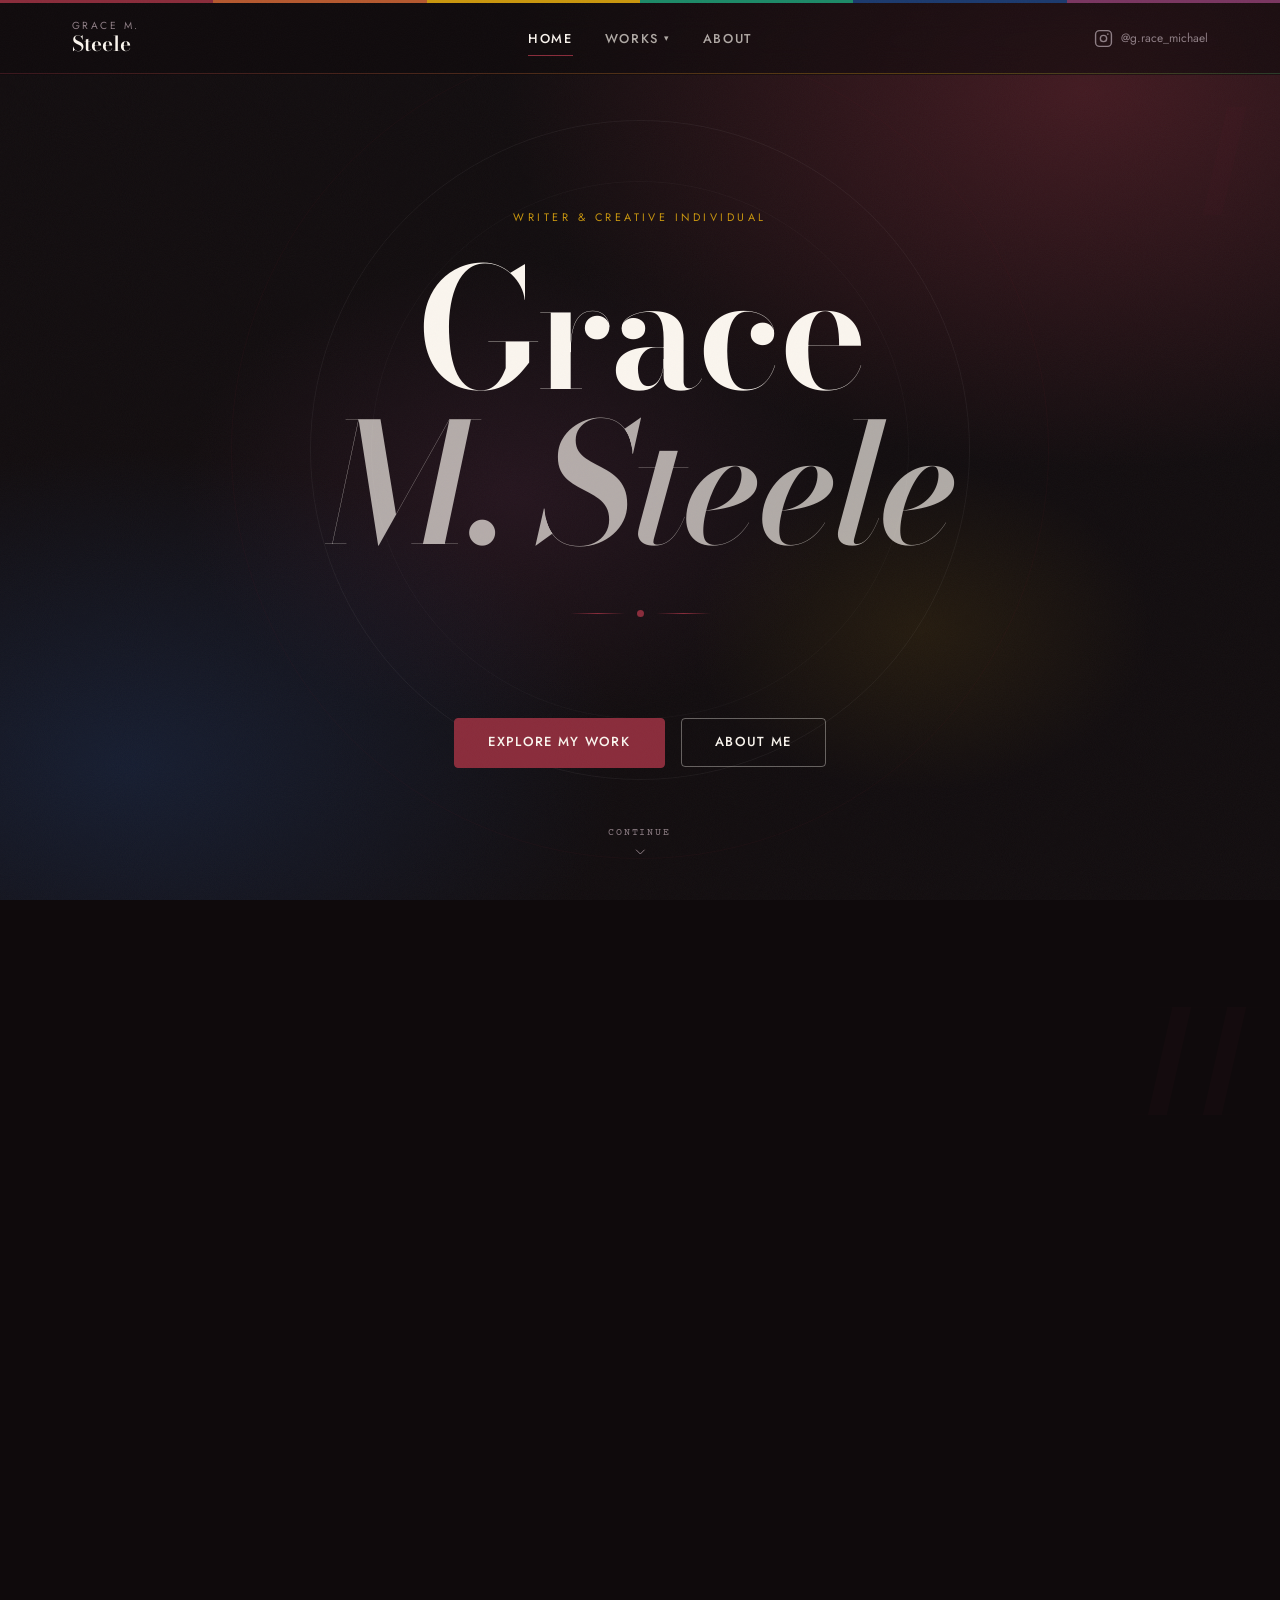
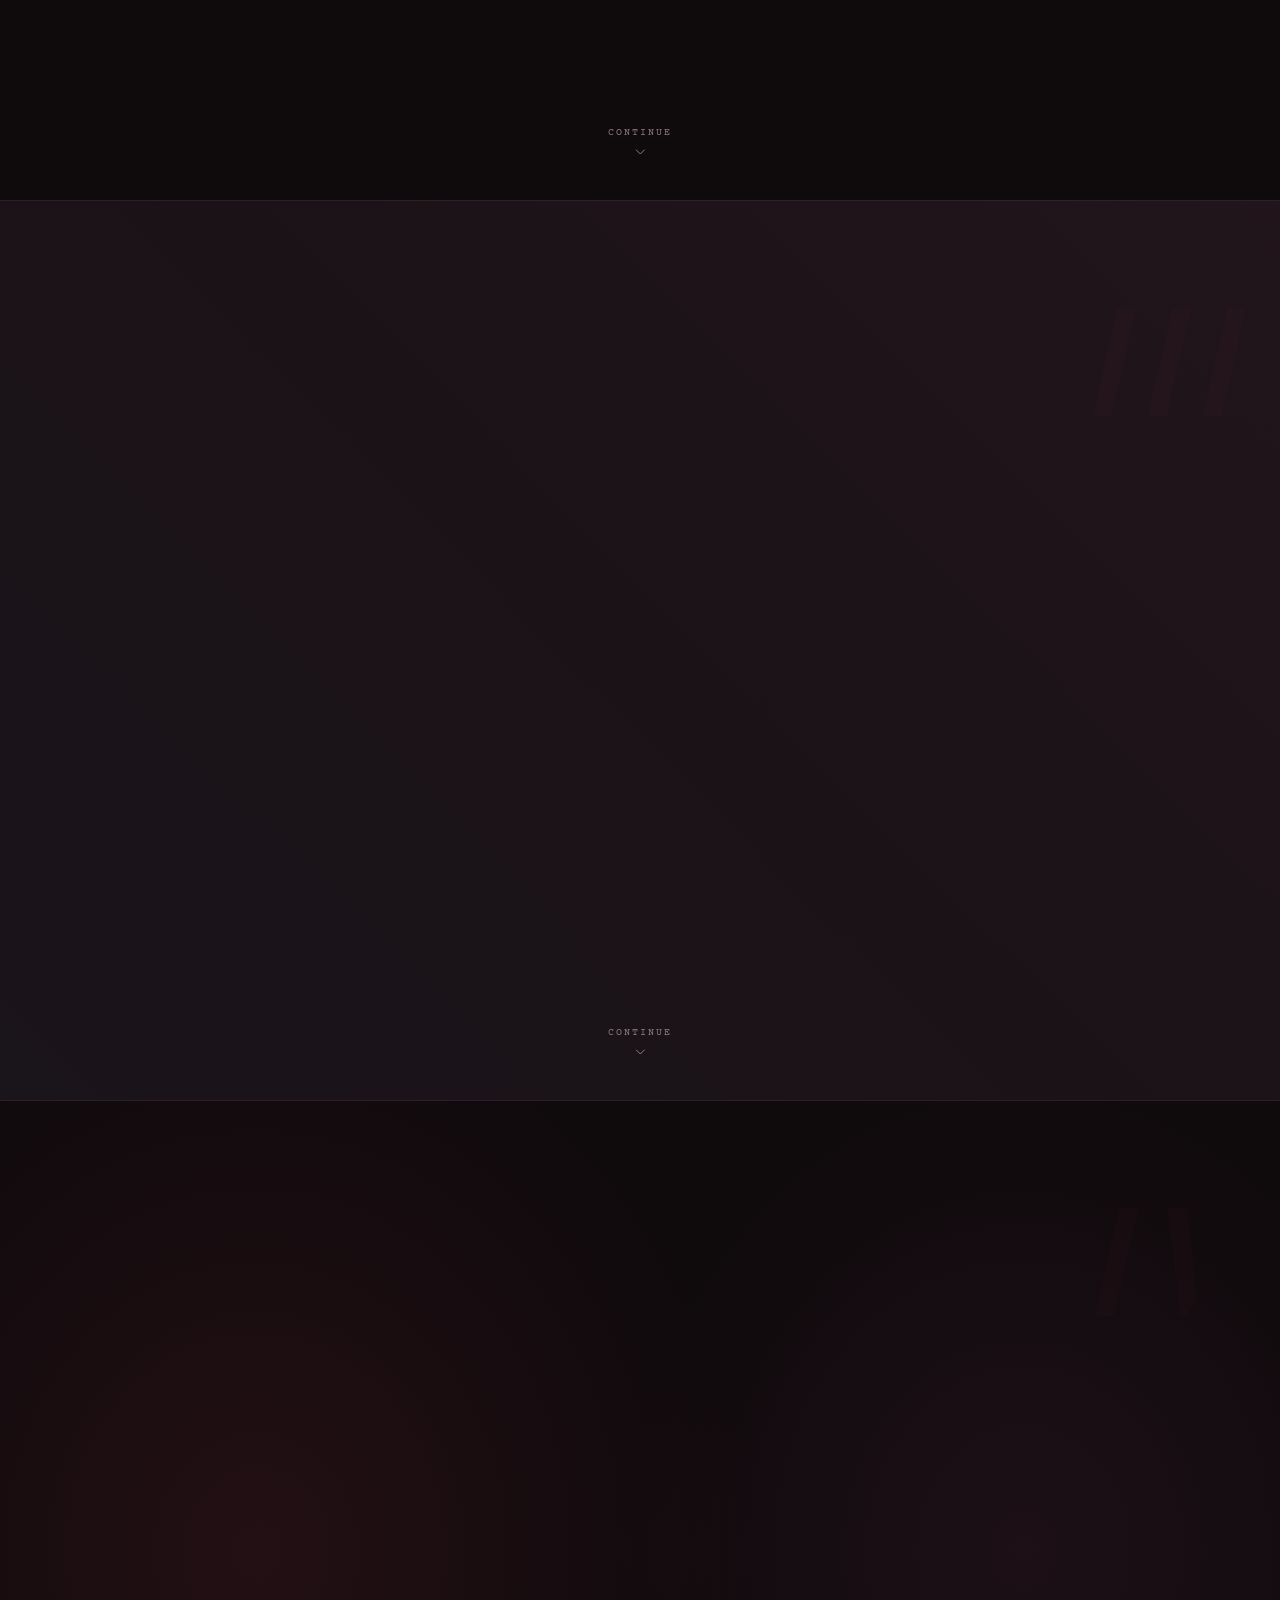
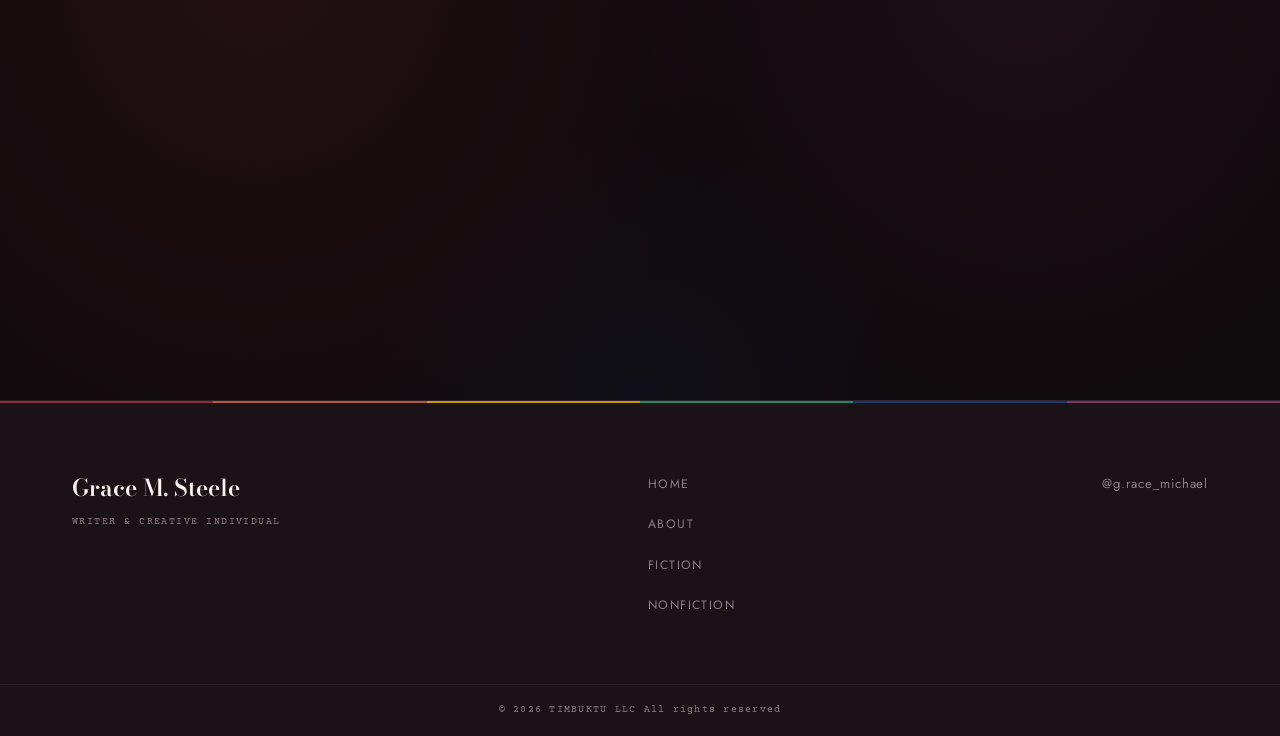
<file: index.html>
<!DOCTYPE html>
<html lang="en">
<head>
  <meta charset="UTF-8">
  <meta name="viewport" content="width=device-width, initial-scale=1.0">
  <meta name="description" content="Grace M. Steele - Writer, creative individual, and storyteller. Explore fiction, nonfiction, and creative works.">
  <title>Grace M. Steele</title>
  <link id="url-logo" rel="icon" type="image/png" href="/assets/img/GMS-url-logo1.png">

  <link rel="preconnect" href="https://fonts.googleapis.com">
  <link rel="preconnect" href="https://fonts.gstatic.com" crossorigin>
  <link href="https://fonts.googleapis.com/css2?family=Bodoni+Moda:ital,opsz,wght@0,6..96,400;0,6..96,600;1,6..96,400;1,6..96,600&family=Crimson+Pro:ital,wght@0,300;0,400;0,600;1,300;1,400&family=Jost:wght@300;400;500;600&family=Courier+Prime:ital,wght@0,400;1,400&display=swap" rel="stylesheet">

  <link rel="stylesheet" href="assets/css/index.css">
</head>
<body>

  <!-- Decorative grain overlay (fixed, z-index 9999) -->
  <div class="site-grain" aria-hidden="true"></div>

  <!-- Six-stripe color band pinned to top of viewport -->
  <div class="site-gem-band" aria-hidden="true">
    <span class="site-gem-band__stripe site-gem-band__stripe--wine"></span>
    <span class="site-gem-band__stripe site-gem-band__stripe--sienna"></span>
    <span class="site-gem-band__stripe site-gem-band__stripe--mustard"></span>
    <span class="site-gem-band__stripe site-gem-band__stripe--jade"></span>
    <span class="site-gem-band__stripe site-gem-band__stripe--navy"></span>
    <span class="site-gem-band__stripe site-gem-band__stripe--plum"></span>
  </div>


  <!-- ============================================================
       HEADER / NAV
       ============================================================ -->
  <header class="site-header" id="site-header">
    <nav class="nav" id="main-nav" aria-label="Main navigation">

      <!-- Logo (left column) -->
      <div class="nav__logo">
        <a href="index.html" class="nav__logo-link" aria-label="Grace M. Steele, Home">
          <span class="nav__logo-first">Grace M.</span>
          <span class="nav__logo-last">Steele</span>
        </a>
      </div>

      <!-- Menu (center column) -->
      <ul class="nav__menu" id="nav-menu" role="list">

        <li class="nav__item">
          <a href="index.html" class="nav__link nav__link--active" aria-current="page">Home</a>
        </li>

        <li class="nav__item nav__item--has-dropdown">
          <a href="pages/portfolio.html" class="nav__link">
            Works <span class="nav__dropdown-caret" aria-hidden="true">&#9662;</span>
          </a>
          <ul class="nav__dropdown" id="nav-dropdown-works" role="list" aria-label="Works submenu">
            <li class="nav__dropdown-item">
              <a href="pages/portfolio/fiction.html" class="nav__dropdown-link">Fiction</a>
            </li>
            <li class="nav__dropdown-item">
              <a href="pages/portfolio/nonfiction.html" class="nav__dropdown-link">Nonfiction</a>
            </li>
          </ul>
        </li>

        <li class="nav__item">
          <a href="pages/about.html" class="nav__link">About</a>
        </li>

      </ul>

      <!-- Instagram (right column) -->
      <div class="nav__utility">
        <a href="https://instagram.com/g.race_michael" class="nav__social-link" target="_blank" rel="noopener noreferrer" aria-label="Follow Grace on Instagram">
          <svg class="nav__social-icon" xmlns="http://www.w3.org/2000/svg" viewBox="0 0 24 24" fill="none" stroke="currentColor" stroke-width="1.75" stroke-linecap="round" stroke-linejoin="round" aria-hidden="true" width="19" height="19">
            <rect x="2" y="2" width="20" height="20" rx="5" ry="5"/>
            <circle cx="12" cy="12" r="4"/>
            <circle cx="17.5" cy="6.5" r="1" fill="currentColor" stroke="none"/>
          </svg>
          <span class="nav__social-label">@g.race_michael</span>
        </a>
      </div>

    </nav>
  </header>


  <main class="site-main" id="site-main">


    <!-- ============================================================
         HERO  (Section I)
         ============================================================ -->
    <section class="hero" id="hero" aria-labelledby="hero-title">

      <div class="hero__bg" aria-hidden="true"></div>
      <div class="hero__noise" aria-hidden="true"></div>
      <div class="hero__ring" aria-hidden="true"></div>

      <span class="section__chapter" aria-hidden="true">I</span>

      <div class="hero__content">

        <p class="hero__eyebrow">Writer &amp; Creative Individual</p>

        <h1 class="hero__title" id="hero-title">
          <span class="hero__title-name">Grace</span>
          <span class="hero__title-initials"><em>M. Steele</em></span>
        </h1>

        <div class="hero__rule" aria-hidden="true">
          <span class="hero__rule-line"></span>
          <span class="hero__rule-gem"></span>
          <span class="hero__rule-line"></span>
        </div>

        <p class="hero__tagline">
          <br>
        </p>

        <div class="hero__cta-group">
          <a href="pages/portfolio.html" class="btn btn--primary">Explore My Work</a>
          <a href="pages/about.html" class="btn btn--outline">About Me</a>
        </div>

      </div>

      <button class="section__next-btn hero__next-btn" data-target="section-works" aria-label="Continue to Works">
        <span class="section__next-label">Continue</span>
        <svg class="section__next-icon" xmlns="http://www.w3.org/2000/svg" viewBox="0 0 24 24" fill="none" stroke="currentColor" stroke-width="1.5" stroke-linecap="round" stroke-linejoin="round" aria-hidden="true" width="16" height="16">
          <polyline points="6 9 12 15 18 9"></polyline>
        </svg>
      </button>

    </section>


    <!-- ============================================================
         CREATIVE WORKS  (Section II)
         ============================================================ -->
    <section class="section section--works" id="section-works" aria-labelledby="works-heading">

      <span class="section__chapter" aria-hidden="true">II</span>

      <div class="section__inner">

        <header class="section__header">
          <span class="section__eyebrow anim-write">Explore</span>
          <h2 class="section__title anim-write" id="works-heading">Creative Works</h2>
          <p class="section__subtitle anim-write">
            All of my creative work is NOT made with AI.<br>
            Any and all of my content is NOT permissible to be used to train AI.
          </p>
        </header>

        <div class="works__grid" id="works-grid">

          <article class="works__card works__card--fiction anim-write" id="works-card-fiction">
            <div class="works__card-color-bar" aria-hidden="true"></div>
            <div class="works__card-body">
              <span class="works__card-eyebrow">Imaginative Worlds</span>
              <h3 class="works__card-title">Fiction</h3>
              <p class="works__card-desc"><em>Story Title</em></p>
              <a href="pages/portfolio/fiction.html" class="works__card-cta">
                Read Fiction <span class="works__card-arrow" aria-hidden="true">&rarr;</span>
              </a>
            </div>
          </article>

          <article class="works__card works__card--nonfiction anim-write" id="works-card-nonfiction">
            <div class="works__card-color-bar" aria-hidden="true"></div>
            <div class="works__card-body">
              <span class="works__card-eyebrow">True Stories</span>
              <h3 class="works__card-title">Nonfiction</h3>
              <p class="works__card-desc"><em>Story Title</em></p>
              <a href="pages/portfolio/nonfiction.html" class="works__card-cta">
                Read Nonfiction <span class="works__card-arrow" aria-hidden="true">&rarr;</span>
              </a>
            </div>
          </article>

        </div>

        <div class="works__footer anim-write">
          <a href="pages/portfolio.html" class="btn btn--ghost">View All Works</a>
        </div>

      </div>

      <button class="section__next-btn" data-target="section-about-preview" aria-label="Continue to About">
        <span class="section__next-label">Continue</span>
        <svg class="section__next-icon" xmlns="http://www.w3.org/2000/svg" viewBox="0 0 24 24" fill="none" stroke="currentColor" stroke-width="1.5" stroke-linecap="round" stroke-linejoin="round" aria-hidden="true" width="16" height="16">
          <polyline points="6 9 12 15 18 9"></polyline>
        </svg>
      </button>

    </section>


    <!-- ============================================================
         ABOUT PREVIEW  (Section III)
         ============================================================ -->
    <section class="section section--about-preview" id="section-about-preview" aria-labelledby="about-preview-heading">

      <span class="section__chapter" aria-hidden="true">III</span>

      <div class="section__inner section__inner--split">

        <!-- Text column -->
        <div class="about-preview__text">
          <span class="section__eyebrow anim-write">The Author</span>
          <h2 class="section__title anim-write" id="about-preview-heading">Hi! My name is Grace!</h2>
          <p class="about-preview__body anim-write">I am a writer with a <strong>talent</strong> and <strong>passion</strong> for
                                                    <em>colorful</em> storytelling. This website is all about me,
                                                    my creative works, my general interests, and 
                                                    for others to become more interested in the industry!
                                                    </p>
          <p class="about-preview__body anim-write">This platform is here to allow me to share my own writing,
                                                    work with others to bring their stories to life,
                                                    discuss and share opinions on the creative writing industry,
                                                    and make new friends along the way! So if that
                                                    sounds like something you’re interested in, then
                                                    check out the site and contact me!</p>
          <a href="pages/about.html" class="btn btn--primary anim-write">Learn More About Grace</a>
        </div>

        <!-- Portrait column -->
        <div class="about-preview__portrait-wrap anim-write">
          <div class="portrait-frame">

            <div class="portrait-frame__gem-bar" aria-hidden="true">
              <span class="portrait-frame__gem-stripe portrait-frame__gem-stripe--wine"></span>
              <span class="portrait-frame__gem-stripe portrait-frame__gem-stripe--plum"></span>
              <span class="portrait-frame__gem-stripe portrait-frame__gem-stripe--navy"></span>
            </div>

            <img
              src="assets/img/headshot-noback.png"
              alt="Grace M. Steele"
              class="portrait-frame__img"
              loading="lazy"
            >

            <div class="portrait-frame__halo" aria-hidden="true"></div>

            <p class="portrait-frame__caption" aria-hidden="true"><em>Grace M. Steele</em></p>

          </div>
        </div>

      </div>

      <button class="section__next-btn" data-target="section-connect" aria-label="Continue to Connect">
        <span class="section__next-label">Continue</span>
        <svg class="section__next-icon" xmlns="http://www.w3.org/2000/svg" viewBox="0 0 24 24" fill="none" stroke="currentColor" stroke-width="1.5" stroke-linecap="round" stroke-linejoin="round" aria-hidden="true" width="16" height="16">
          <polyline points="6 9 12 15 18 9"></polyline>
        </svg>
      </button>

    </section>


    <!-- ============================================================
         CONNECT  (Section IV)
         ============================================================ -->
    <section class="section section--connect" id="section-connect" aria-labelledby="connect-heading">

      <span class="section__chapter" aria-hidden="true">IV</span>

      <div class="connect__bg" aria-hidden="true"></div>

      <div class="section__inner section__inner--centered">

        <span class="section__eyebrow anim-write">Follow Along</span>
        <h2 class="section__title anim-write" id="connect-heading">Stay Connected</h2>

        <p class="connect__body anim-write"><em>Feel free to follow and contact me on my socials!</em><br>😎</p>

        <a href="https://instagram.com/g.race_michael" class="btn btn--primary btn--with-icon anim-write" target="_blank" rel="noopener noreferrer">
          <svg class="btn__icon" xmlns="http://www.w3.org/2000/svg" viewBox="0 0 24 24" fill="none" stroke="currentColor" stroke-width="1.75" stroke-linecap="round" stroke-linejoin="round" aria-hidden="true" width="18" height="18">
            <rect x="2" y="2" width="20" height="20" rx="5" ry="5"/>
            <circle cx="12" cy="12" r="4"/>
            <circle cx="17.5" cy="6.5" r="1" fill="currentColor" stroke="none"/>
          </svg>
          @g.race_michael
        </a>

      </div>

    </section>


  </main>


  <!-- ============================================================
       FOOTER
       ============================================================ -->
  <footer class="site-footer" id="site-footer">

    <div class="footer__gem-band" aria-hidden="true">
      <span class="footer__gem-stripe footer__gem-stripe--wine"></span>
      <span class="footer__gem-stripe footer__gem-stripe--sienna"></span>
      <span class="footer__gem-stripe footer__gem-stripe--mustard"></span>
      <span class="footer__gem-stripe footer__gem-stripe--jade"></span>
      <span class="footer__gem-stripe footer__gem-stripe--navy"></span>
      <span class="footer__gem-stripe footer__gem-stripe--plum"></span>
    </div>

    <div class="footer__inner">

      <div class="footer__brand">
        <p class="footer__name">Grace M. Steele</p>
        <p class="footer__descriptor">Writer &amp; Creative Individual</p>
      </div>

      <nav class="footer__nav" aria-label="Footer navigation">
        <ul class="footer__nav-list" role="list">
          <li class="footer__nav-item"><a href="index.html" class="footer__nav-link">Home</a></li>
          <li class="footer__nav-item"><a href="pages/about.html" class="footer__nav-link">About</a></li>
          <li class="footer__nav-item"><a href="pages/portfolio/fiction.html" class="footer__nav-link">Fiction</a></li>
          <li class="footer__nav-item"><a href="pages/portfolio/nonfiction.html" class="footer__nav-link">Nonfiction</a></li>
        </ul>
      </nav>

      <div class="footer__social">
        <a href="https://instagram.com/g.race_michael" class="footer__social-link" target="_blank" rel="noopener noreferrer" aria-label="Grace on Instagram">
          @g.race_michael
        </a>
      </div>

    </div>

    <div class="footer__bottom">
      <p class="footer__copyright">&copy; 2026 TIMBUKTU LLC All rights reserved</p>
    </div>

  </footer>


  <script src="assets/js/index.js" defer></script>

</body>
</html>
</file>
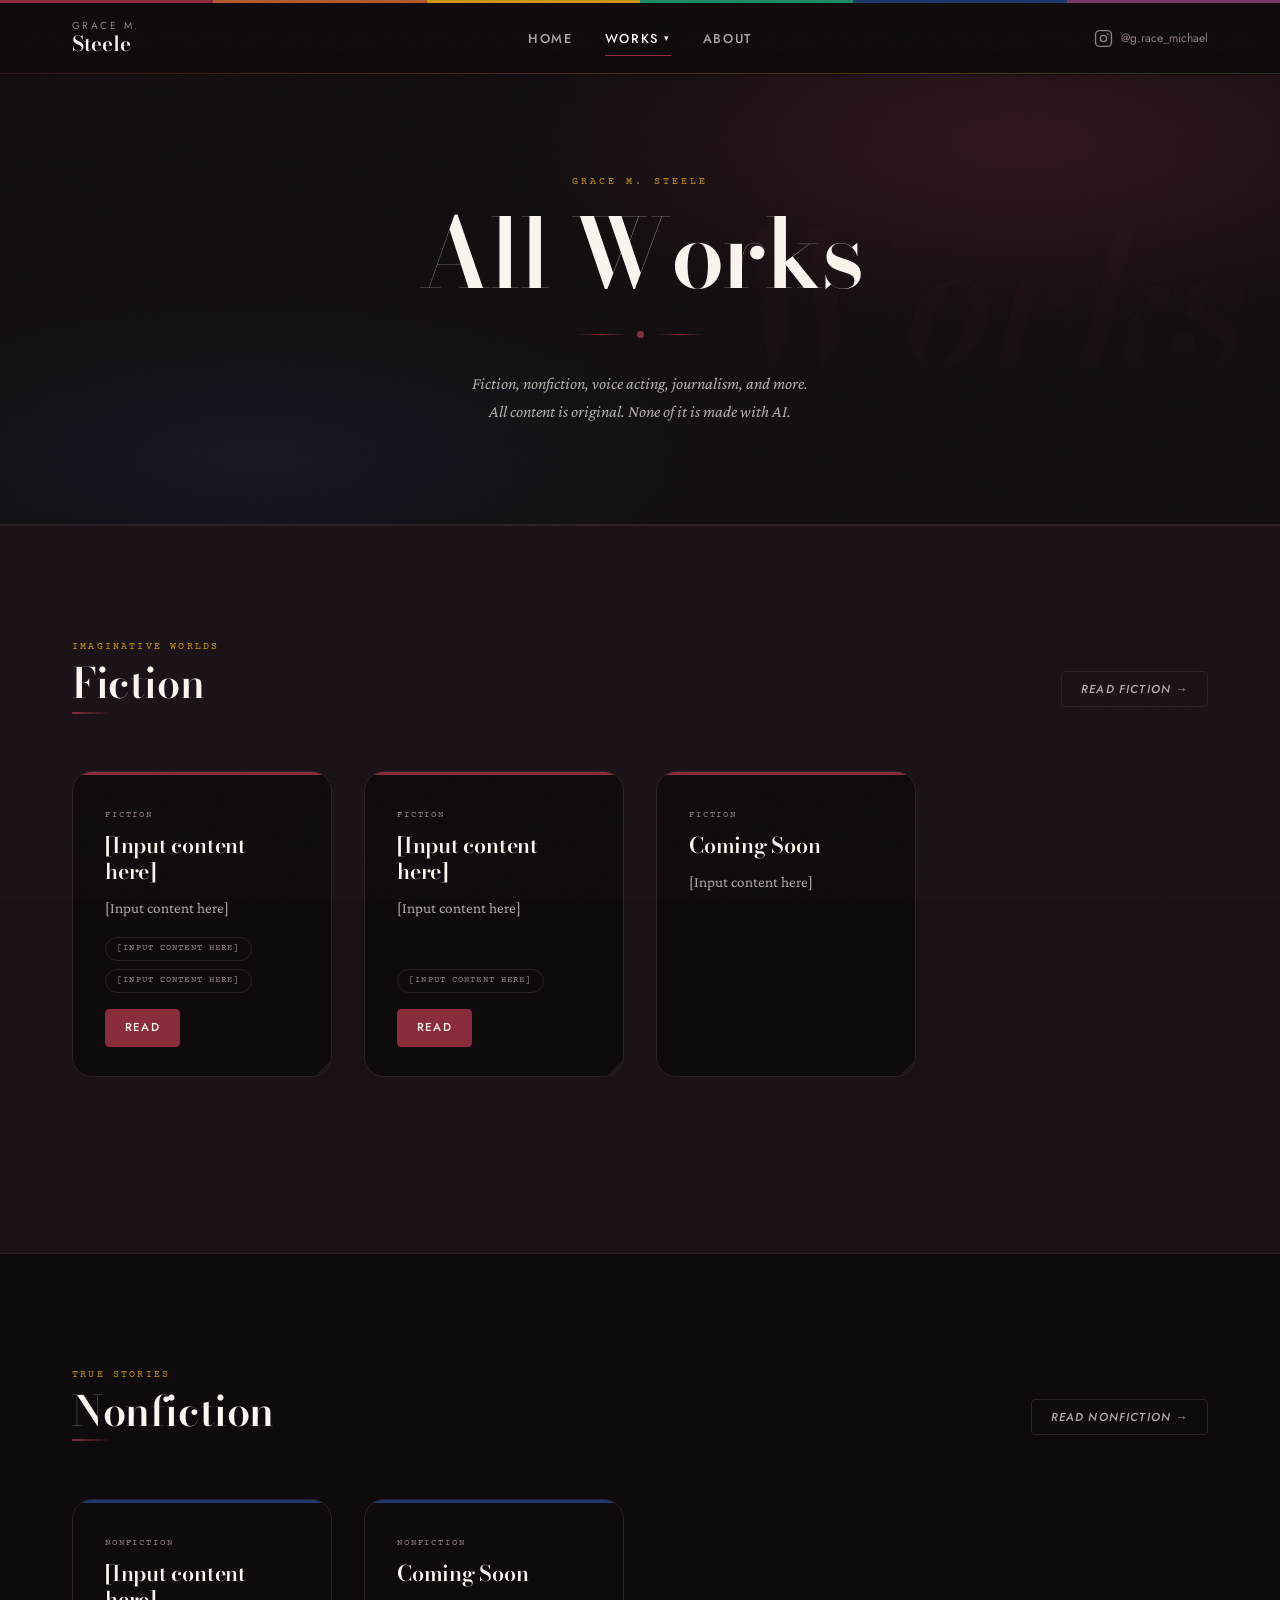
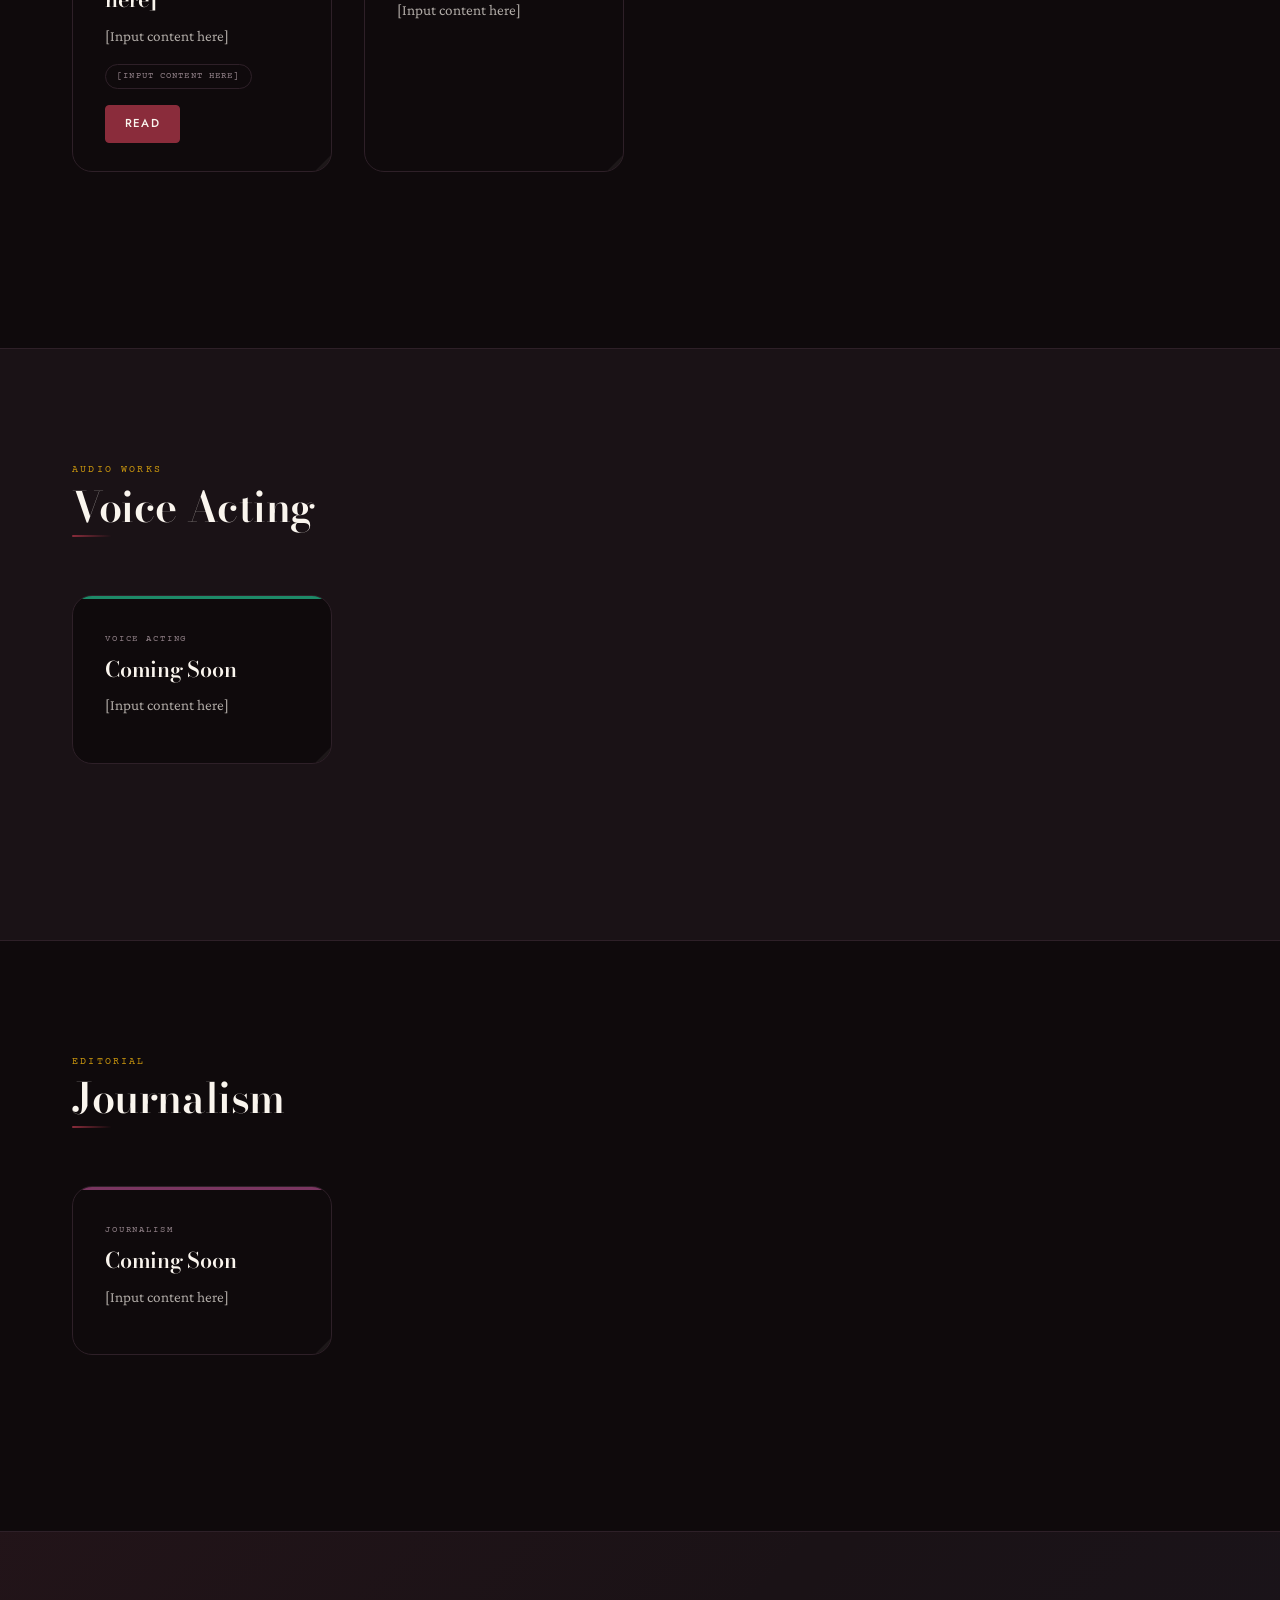
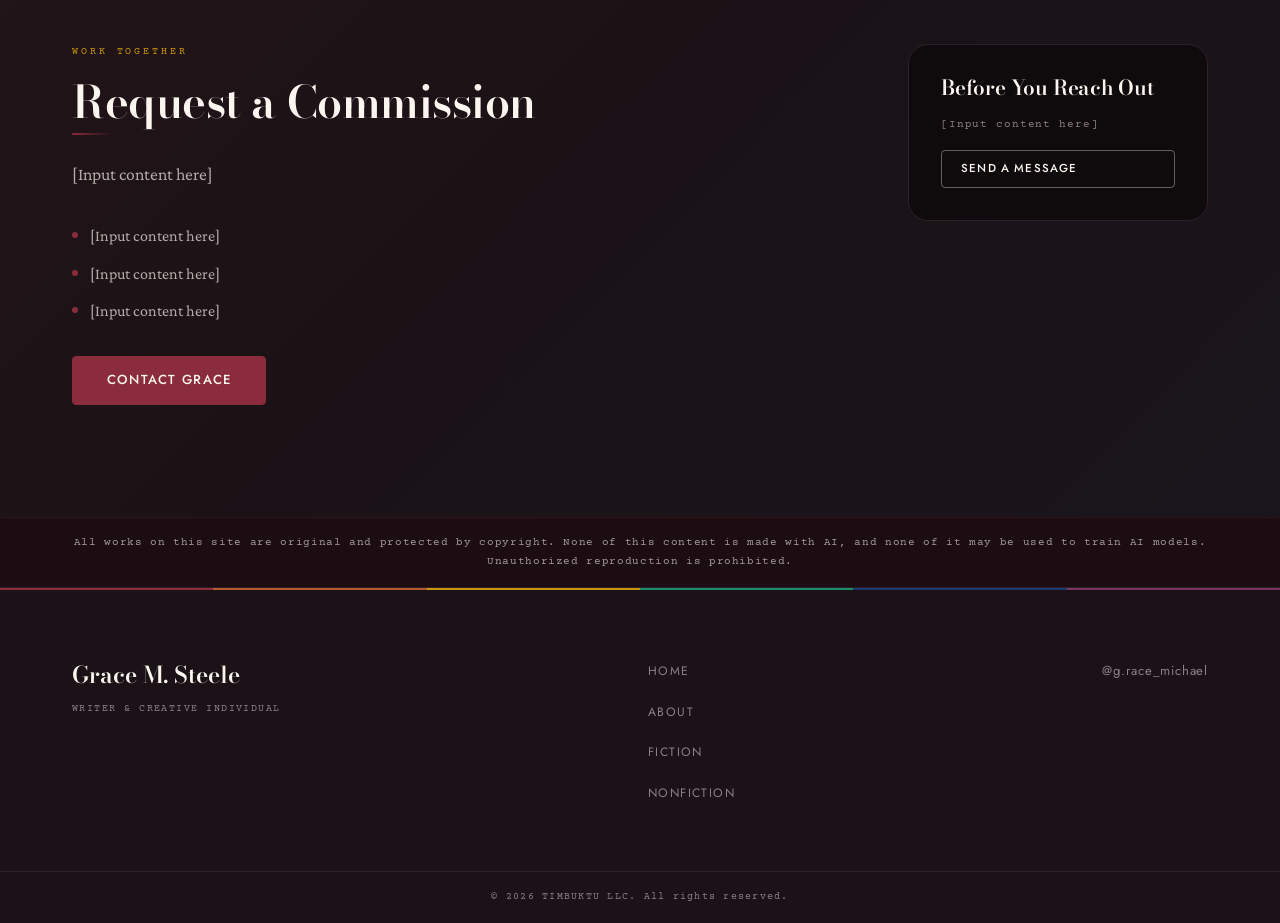
<file: pages/portfolio.html>
<!DOCTYPE html>
<html lang="en">
<head>
  <meta charset="UTF-8">
  <meta name="viewport" content="width=device-width, initial-scale=1.0">
  <meta name="description" content="Grace M. Steele - All works. Fiction, nonfiction, voice acting, journalism, and commissions.">
  <title>Works - Grace M. Steele</title>
  <link id="url-logo" rel="icon" type="image/png" href="/assets/img/GMS-url-logo1.png">

  <link rel="preconnect" href="https://fonts.googleapis.com">
  <link rel="preconnect" href="https://fonts.gstatic.com" crossorigin>
  <link href="https://fonts.googleapis.com/css2?family=Bodoni+Moda:ital,opsz,wght@0,6..96,400;0,6..96,600;1,6..96,400;1,6..96,600&family=Crimson+Pro:ital,wght@0,300;0,400;0,600;1,300;1,400&family=Jost:wght@300;400;500;600&family=Courier+Prime:ital,wght@0,400;1,400&display=swap" rel="stylesheet">

  <link rel="stylesheet" href="../assets/css/portfolio.css">
</head>
<body>

  <div class="site-grain" aria-hidden="true"></div>

  <div class="site-gem-band" aria-hidden="true">
    <span class="site-gem-band__stripe site-gem-band__stripe--wine"></span>
    <span class="site-gem-band__stripe site-gem-band__stripe--sienna"></span>
    <span class="site-gem-band__stripe site-gem-band__stripe--mustard"></span>
    <span class="site-gem-band__stripe site-gem-band__stripe--jade"></span>
    <span class="site-gem-band__stripe site-gem-band__stripe--navy"></span>
    <span class="site-gem-band__stripe site-gem-band__stripe--plum"></span>
  </div>


  <!-- ============================================================
       HEADER / NAV
       ============================================================ -->
  <header class="site-header" id="site-header">
    <nav class="nav" id="main-nav" aria-label="Main navigation">

      <div class="nav__logo">
        <a href="../index.html" class="nav__logo-link" aria-label="Grace M. Steele, Home">
          <span class="nav__logo-first">Grace M.</span>
          <span class="nav__logo-last">Steele</span>
        </a>
      </div>

      <ul class="nav__menu" id="nav-menu" role="list">
        <li class="nav__item">
          <a href="../index.html" class="nav__link">Home</a>
        </li>
        <li class="nav__item nav__item--has-dropdown">
          <a href="portfolio.html" class="nav__link nav__link--active" aria-current="page">
            Works <span class="nav__dropdown-caret" aria-hidden="true">&#9662;</span>
          </a>
          <ul class="nav__dropdown" id="nav-dropdown-works" role="list" aria-label="Works submenu">
            <li class="nav__dropdown-item">
              <a href="portfolio/fiction.html" class="nav__dropdown-link">Fiction</a>
            </li>
            <li class="nav__dropdown-item">
              <a href="portfolio/nonfiction.html" class="nav__dropdown-link">Nonfiction</a>
            </li>
          </ul>
        </li>
        <li class="nav__item">
          <a href="about.html" class="nav__link">About</a>
        </li>
      </ul>

      <div class="nav__utility">
        <a href="https://instagram.com/g.race_michael" class="nav__social-link" target="_blank" rel="noopener noreferrer" aria-label="Follow Grace on Instagram">
          <svg class="nav__social-icon" xmlns="http://www.w3.org/2000/svg" viewBox="0 0 24 24" fill="none" stroke="currentColor" stroke-width="1.75" stroke-linecap="round" stroke-linejoin="round" aria-hidden="true" width="19" height="19">
            <rect x="2" y="2" width="20" height="20" rx="5" ry="5"/>
            <circle cx="12" cy="12" r="4"/>
            <circle cx="17.5" cy="6.5" r="1" fill="currentColor" stroke="none"/>
          </svg>
          <span class="nav__social-label">@g.race_michael</span>
        </a>
      </div>

    </nav>
  </header>


  <main class="page-main" id="page-main">


    <!-- ============================================================
         PAGE HERO
         ============================================================ -->
    <div class="page-hero">
      <div class="page-hero__bg"        aria-hidden="true"></div>
      <div class="page-hero__noise"     aria-hidden="true"></div>
      <span class="page-hero__watermark" aria-hidden="true">Works</span>

      <div class="page-inner">
        <div class="page-hero__content">
          <span class="page-hero__label">Grace M. Steele</span>
          <h1 class="page-hero__title">All Works</h1>

          <div class="page-hero__rule" aria-hidden="true">
            <span class="page-hero__rule-line"></span>
            <span class="page-hero__rule-gem"></span>
            <span class="page-hero__rule-line"></span>
          </div>

          <p class="page-hero__desc">
            Fiction, nonfiction, voice acting, journalism, and more.<br>
            All content is original. None of it is made with AI.
          </p>
        </div>
      </div>
    </div>


    <!-- ============================================================
         FICTION  (Section I)
         ============================================================ -->
    <section class="portfolio-section" id="section-fiction" aria-labelledby="fiction-heading">
      <div class="page-inner">

        <div class="portfolio-section__header">
          <div class="portfolio-section__title-group">
            <span class="portfolio-section__label">Imaginative Worlds</span>
            <h2 class="portfolio-section__title" id="fiction-heading">Fiction</h2>
          </div>
          <p class="portfolio-section__note">
            <a href="portfolio/fiction.html" class="btn btn--ghost btn--sm">Read Fiction &rarr;</a>
          </p>
        </div>

        <div class="work-grid" id="fiction-grid">

          <!-- Card 1 -->
          <article class="work-card" style="--card-delay: 0.05s;">
            <div class="work-card__bar work-card__bar--fiction"></div>
            <div class="work-card__body">
              <p class="work-card__genre">Fiction</p>
              <h3 class="work-card__title">[Input content here]</h3>
              <p class="work-card__desc">[Input content here]</p>
              <div class="work-card__meta">
                <span class="work-card__badge">[Input content here]</span>
                <span class="work-card__badge">[Input content here]</span>
              </div>
              <div class="work-card__actions">
                <a href="portfolio/fiction.html" class="btn btn--primary btn--sm">Read</a>
              </div>
            </div>
          </article>

          <!-- Card 2 -->
          <article class="work-card" style="--card-delay: 0.12s;">
            <div class="work-card__bar work-card__bar--fiction"></div>
            <div class="work-card__body">
              <p class="work-card__genre">Fiction</p>
              <h3 class="work-card__title">[Input content here]</h3>
              <p class="work-card__desc">[Input content here]</p>
              <div class="work-card__meta">
                <span class="work-card__badge">[Input content here]</span>
              </div>
              <div class="work-card__actions">
                <a href="portfolio/fiction.html" class="btn btn--primary btn--sm">Read</a>
              </div>
            </div>
          </article>

          <!-- Placeholder card — remove once content is ready -->
          <article class="work-card work-card--placeholder" aria-hidden="true">
            <div class="work-card__bar work-card__bar--fiction"></div>
            <div class="work-card__body">
              <p class="work-card__genre">Fiction</p>
              <h3 class="work-card__title">Coming Soon</h3>
              <p class="work-card__desc">[Input content here]</p>
            </div>
          </article>

        </div><!-- /#fiction-grid -->

      </div>
    </section>


    <!-- ============================================================
         NONFICTION  (Section II)
         ============================================================ -->
    <section class="portfolio-section" id="section-nonfiction" aria-labelledby="nonfiction-heading">
      <div class="page-inner">

        <div class="portfolio-section__header">
          <div class="portfolio-section__title-group">
            <span class="portfolio-section__label">True Stories</span>
            <h2 class="portfolio-section__title" id="nonfiction-heading">Nonfiction</h2>
          </div>
          <p class="portfolio-section__note">
            <a href="portfolio/nonfiction.html" class="btn btn--ghost btn--sm">Read Nonfiction &rarr;</a>
          </p>
        </div>

        <div class="work-grid" id="nonfiction-grid">

          <article class="work-card" style="--card-delay: 0.05s;">
            <div class="work-card__bar work-card__bar--nonfiction"></div>
            <div class="work-card__body">
              <p class="work-card__genre">Nonfiction</p>
              <h3 class="work-card__title">[Input content here]</h3>
              <p class="work-card__desc">[Input content here]</p>
              <div class="work-card__meta">
                <span class="work-card__badge">[Input content here]</span>
              </div>
              <div class="work-card__actions">
                <a href="portfolio/nonfiction.html" class="btn btn--primary btn--sm">Read</a>
              </div>
            </div>
          </article>

          <article class="work-card work-card--placeholder" aria-hidden="true">
            <div class="work-card__bar work-card__bar--nonfiction"></div>
            <div class="work-card__body">
              <p class="work-card__genre">Nonfiction</p>
              <h3 class="work-card__title">Coming Soon</h3>
              <p class="work-card__desc">[Input content here]</p>
            </div>
          </article>

        </div><!-- /#nonfiction-grid -->

      </div>
    </section>


    <!-- ============================================================
         VOICE ACTING  (Section III)
         ============================================================ -->
    <section class="portfolio-section" id="section-voice" aria-labelledby="voice-heading">
      <div class="page-inner">

        <div class="portfolio-section__header">
          <div class="portfolio-section__title-group">
            <span class="portfolio-section__label">Audio Works</span>
            <h2 class="portfolio-section__title" id="voice-heading">Voice Acting</h2>
          </div>
        </div>

        <div class="work-grid" id="voice-grid">

          <article class="work-card work-card--placeholder" aria-hidden="true">
            <div class="work-card__bar work-card__bar--voice"></div>
            <div class="work-card__body">
              <p class="work-card__genre">Voice Acting</p>
              <h3 class="work-card__title">Coming Soon</h3>
              <p class="work-card__desc">[Input content here]</p>
            </div>
          </article>

        </div>

      </div>
    </section>


    <!-- ============================================================
         JOURNALISM  (Section IV)
         ============================================================ -->
    <section class="portfolio-section" id="section-journalism" aria-labelledby="journalism-heading">
      <div class="page-inner">

        <div class="portfolio-section__header">
          <div class="portfolio-section__title-group">
            <span class="portfolio-section__label">Editorial</span>
            <h2 class="portfolio-section__title" id="journalism-heading">Journalism</h2>
          </div>
        </div>

        <div class="work-grid" id="journalism-grid">

          <article class="work-card work-card--placeholder" aria-hidden="true">
            <div class="work-card__bar work-card__bar--journalism"></div>
            <div class="work-card__body">
              <p class="work-card__genre">Journalism</p>
              <h3 class="work-card__title">Coming Soon</h3>
              <p class="work-card__desc">[Input content here]</p>
            </div>
          </article>

        </div>

      </div>
    </section>


    <!-- ============================================================
         COMMISSION SECTION
         ============================================================ -->
    <section class="commission" id="section-commission" aria-labelledby="commission-heading">
      <div class="page-inner">
        <div class="commission__inner">

          <div class="commission__text">
            <span class="commission__eyebrow">Work Together</span>
            <h2 class="commission__title" id="commission-heading">Request a Commission</h2>
            <p class="commission__body">[Input content here]</p>

            <ul class="commission__list" aria-label="Commission offerings">
              <li class="commission__list-item">
                <span class="commission__list-dot" aria-hidden="true"></span>
                [Input content here]
              </li>
              <li class="commission__list-item">
                <span class="commission__list-dot" aria-hidden="true"></span>
                [Input content here]
              </li>
              <li class="commission__list-item">
                <span class="commission__list-dot" aria-hidden="true"></span>
                [Input content here]
              </li>
            </ul>

            <a href="mailto:[Input content here]" class="btn btn--primary">Contact Grace</a>
          </div>

          <div class="commission__card">
            <h3 class="commission__card-title">Before You Reach Out</h3>
            <p class="commission__card-note">[Input content here]</p>
            <a href="mailto:[Input content here]" class="btn btn--outline btn--sm">Send a Message</a>
          </div>

        </div>
      </div>
    </section>


    <!-- AI / copyright notice -->
    <div class="notice-banner" role="note">
      <div class="notice-banner__inner">
        <p class="notice-banner__text">
          All works on this site are original and protected by copyright.
          None of this content is made with AI, and none of it may be used to train AI models.
          Unauthorized reproduction is prohibited.
        </p>
      </div>
    </div>


  </main>


  <!-- ============================================================
       FOOTER
       ============================================================ -->
  <footer class="site-footer" id="site-footer">

    <div class="footer__gem-band" aria-hidden="true">
      <span class="footer__gem-stripe footer__gem-stripe--wine"></span>
      <span class="footer__gem-stripe footer__gem-stripe--sienna"></span>
      <span class="footer__gem-stripe footer__gem-stripe--mustard"></span>
      <span class="footer__gem-stripe footer__gem-stripe--jade"></span>
      <span class="footer__gem-stripe footer__gem-stripe--navy"></span>
      <span class="footer__gem-stripe footer__gem-stripe--plum"></span>
    </div>

    <div class="footer__inner">

      <div class="footer__brand">
        <p class="footer__name">Grace M. Steele</p>
        <p class="footer__descriptor">Writer &amp; Creative Individual</p>
      </div>

      <nav class="footer__nav" aria-label="Footer navigation">
        <ul class="footer__nav-list" role="list">
          <li class="footer__nav-item"><a href="../index.html"          class="footer__nav-link">Home</a></li>
          <li class="footer__nav-item"><a href="about.html"             class="footer__nav-link">About</a></li>
          <li class="footer__nav-item"><a href="portfolio/fiction.html" class="footer__nav-link">Fiction</a></li>
          <li class="footer__nav-item"><a href="portfolio/nonfiction.html" class="footer__nav-link">Nonfiction</a></li>
        </ul>
      </nav>

      <div class="footer__social">
        <a href="https://instagram.com/g.race_michael" class="footer__social-link" target="_blank" rel="noopener noreferrer" aria-label="Grace on Instagram">
          @g.race_michael
        </a>
      </div>

    </div>

    <div class="footer__bottom">
      <p class="footer__copyright">&copy; 2026 TIMBUKTU LLC. All rights reserved.</p>
    </div>

  </footer>


  <script src="../assets/js/index.js" defer></script>

</body>
</html>
</file>
<file: assets/css/index.css>
/*
 * GRACE M. STEELE — index.css
 * TIMBUKTU LLC, 2026
 *
 * HOW TO USE THIS FILE
 * --------------------
 * Colors:    Section 1 (Custom Properties)
 * Spacing:   Section 1 (Custom Properties)
 * Fonts:     Section 4 (Typography)
 * Buttons:   Section 5 (Buttons)
 * Each page section has its own labeled block below.
 */


/* ============================================================
   1. CUSTOM PROPERTIES  (edit colors, spacing, sizes here)
   ============================================================ */

:root {

    /* Brand colors */
    --wine:    #8A2C3B;
    --sienna:  #B5592F;
    --mustard: #C9960E;
    --jade:    #1D8A68;
    --navy:    #1C3A6E;
    --plum:    #7A3661;

    /* Page colors */
    --bg:      #0F0A0C;
    --surface: #1A1216;
    --border:  #2E2028;
    --white:   #FAF5EE;
    --dim:     rgba(250, 245, 238, 0.68);
    --muted:   #8E7E85;

    /* Fonts */
    --font-display: 'Bodoni Moda', Georgia, serif;
    --font-body:    'Crimson Pro', Georgia, serif;
    --font-ui:      'Jost', 'Helvetica Neue', sans-serif;
    --font-mono:    'Courier Prime', 'Courier New', monospace;

    /* Spacing scale */
    --xs:  0.5rem;
    --sm:  1rem;
    --md:  2rem;
    --lg:  4rem;
    --xl:  7rem;

    /* Layout */
    --max-width:     1200px;
    --gem-band-h:    3px;
    --header-height: 72px;
    --header-offset: calc(var(--header-height) + var(--gem-band-h));

    /* Transitions */
    --ease-out: cubic-bezier(0.16, 1, 0.3, 1);
    --ease:     cubic-bezier(0.4, 0, 0.2, 1);
    --t:        0.25s cubic-bezier(0.4, 0, 0.2, 1);

    /* Border radius */
    --r-sm: 4px;
    --r-md: 10px;
    --r-lg: 20px;
}


/* ============================================================
   2. RESET
   ============================================================ */

*, *::before, *::after {
    box-sizing: border-box;
    margin: 0;
    padding: 0;
}

html {
    font-size: 16px;
    scroll-behavior: smooth;
    -webkit-font-smoothing: antialiased;
}

body {
    background-color: var(--bg);
    color: var(--white);
    font-family: var(--font-body);
    font-size: 1.15rem;
    line-height: 1.72;
    overflow-x: hidden;
}

img, svg { display: block; max-width: 100%; }
a        { color: inherit; text-decoration: none; }
ul, ol   { list-style: none; }

:focus-visible {
    outline: 2px solid var(--mustard);
    outline-offset: 3px;
    border-radius: var(--r-sm);
}


/* ============================================================
   3. TEXT SELECTION
   ============================================================ */

::selection,
::-moz-selection {
    background-color: var(--wine);
    color: var(--white);
}


/* ============================================================
   4. TYPOGRAPHY
   ============================================================ */

h1, h2, h3, h4 {
    font-family: var(--font-display);
    font-weight: 600;
    line-height: 1.1;
    letter-spacing: -0.01em;
}

p    { font-family: var(--font-body); line-height: 1.78; }
em   { font-style: italic; }
cite { font-style: normal; }


/* ============================================================
   5. BUTTONS
   ============================================================ */

.btn {
    display: inline-flex;
    align-items: center;
    gap: var(--xs);
    padding: 0.78rem 2.1rem;
    font-family: var(--font-ui);
    font-size: 0.82rem;
    font-weight: 500;
    letter-spacing: 0.1em;
    text-transform: uppercase;
    border: 1.5px solid transparent;
    border-radius: var(--r-sm);
    cursor: pointer;
    position: relative;
    overflow: hidden;
    transition: background-color var(--t), border-color var(--t), color var(--t), transform var(--t);
}

/* Shimmer sweep on hover */
.btn::after {
    content: '';
    position: absolute;
    inset: 0;
    background: linear-gradient(105deg, transparent 35%, rgba(255,255,255,0.12) 50%, transparent 65%);
    transform: translateX(-150%);
    transition: transform 0.5s var(--ease-out);
    will-change: transform;
}

.btn:hover        { transform: translateY(-2px); }
.btn:hover::after { transform: translateX(150%); }
.btn:active       { transform: translateY(0); }

/* Primary (filled wine) */
.btn--primary {
    background-color: var(--wine);
    border-color: var(--wine);
    color: var(--white);
}
.btn--primary:hover {
    background-color: #9e3344;
    border-color: #9e3344;
}

/* Outline */
.btn--outline {
    border-color: rgba(250, 245, 238, 0.36);
    color: var(--white);
}
.btn--outline:hover {
    background-color: rgba(250, 245, 238, 0.06);
    border-color: var(--white);
}

/* Ghost */
.btn--ghost {
    border-color: var(--border);
    color: var(--dim);
}
.btn--ghost:hover {
    border-color: var(--muted);
    color: var(--white);
    background-color: rgba(250, 245, 238, 0.04);
}

.btn--with-icon { gap: 0.6rem; }
.btn__icon      { flex-shrink: 0; }


/* ============================================================
   6. SHARED SECTION LAYOUT
   ============================================================ */

/*
 * Every section fills the viewport height.
 * To change padding/spacing for a section, edit the section
 * specific rule below (e.g. .section--works) rather than this shared rule.
 */
.section {
    position: relative;
    min-height: 100vh;
    min-height: 100svh;
    display: flex;
    flex-direction: column;
    justify-content: center;
    padding-top: calc(var(--header-offset) + var(--lg));
    padding-bottom: 5.5rem;  /* space for the Continue button */
}

/* Inner container — controls max-width and side padding */
.section__inner {
    width: 100%;
    max-width: var(--max-width);
    margin: 0 auto;
    padding: 0 var(--md);
}

/* Two-column layout (About Preview) */
.section__inner--split {
    display: flex;
    flex-direction: row;
    align-items: center;
    gap: var(--lg);
}

/* Single centered column (Connect) */
.section__inner--centered {
    display: flex;
    flex-direction: column;
    align-items: center;
    text-align: center;
}

/* Section header block (centered heading group) */
.section__header {
    display: flex;
    flex-direction: column;
    align-items: center;
    text-align: center;
    margin-bottom: var(--lg);
}

/* Small label above headings */
.section__eyebrow {
    display: block;
    font-family: var(--font-ui);
    font-size: 0.68rem;
    font-weight: 500;
    letter-spacing: 0.25em;
    text-transform: uppercase;
    color: var(--mustard);
    margin-bottom: 0.85rem;
    position: relative;
}

/* Ink-stroke underline that draws in when .is-in is added by JS */
.section__eyebrow::after {
    content: '';
    position: absolute;
    bottom: -4px;
    left: 50%;
    width: 100%;
    height: 1px;
    background: linear-gradient(90deg, var(--wine), var(--mustard));
    border-radius: 1px;
    transform: translateX(-50%) scaleX(0);
    transform-origin: left;
    transition: transform 0.7s var(--ease-out);
}

.section__eyebrow.is-in::after {
    transform: translateX(-50%) scaleX(1);
}

/* Section title */
.section__title {
    font-family: var(--font-display);
    font-size: clamp(2rem, 4vw, 3rem);
    color: var(--white);
    margin-bottom: var(--sm);
    position: relative;
}

/* Short ink stroke under section titles */
.section__title::after {
    content: '';
    position: absolute;
    bottom: -0.5rem;
    left: 0;
    width: 0;
    height: 2px;
    background: linear-gradient(90deg, var(--wine), transparent);
    border-radius: 1px;
    transition: width 0.9s var(--ease-out);
}

/* Center the stroke when the title is inside .section__header */
.section__header .section__title::after {
    left: 50%;
    transform: translateX(-50%);
}

.section__title.is-in::after {
    width: 3.5rem;
}

/* Subtitle / intro paragraph */
.section__subtitle {
    font-family: var(--font-body);
    font-size: 1.1rem;
    color: var(--dim);
    max-width: 52ch;
    line-height: 1.7;
    font-style: italic;
    text-align: center;
}

/* Large faint chapter numeral watermark (decorative) */
.section__chapter {
    position: absolute;
    top: calc(var(--header-offset) + 1rem);
    right: var(--md);
    font-family: var(--font-display);
    font-size: clamp(5rem, 12vw, 9rem);
    font-style: italic;
    font-weight: 600;
    color: var(--wine);
    opacity: 0.04;
    pointer-events: none;
    user-select: none;
    line-height: 1;
    z-index: 0;
}

/* "Continue" button at the bottom of each section */
.section__next-btn {
    position: absolute;
    bottom: 1.75rem;
    left: 50%;
    transform: translateX(-50%);
    display: flex;
    flex-direction: column;
    align-items: center;
    gap: 0.35rem;
    background: none;
    border: none;
    cursor: pointer;
    color: var(--muted);
    font-family: var(--font-mono);
    font-size: 0.6rem;
    letter-spacing: 0.2em;
    text-transform: uppercase;
    padding: 0.75rem 1.25rem;
    transition: color var(--t);
    z-index: 5;
}

.section__next-btn:hover { color: var(--white); }

.section__next-icon {
    display: block;
    transition: transform 0.3s var(--ease-out);
    animation: bounce 2.4s ease-in-out infinite;
}

.section__next-btn:hover .section__next-icon {
    transform: translateY(4px);
}


/* ============================================================
   7. ANIMATION SYSTEM
   ============================================================
   Elements with .anim-write start hidden.
   JS adds .is-in to type them in (left to right).
   JS adds .is-out to erase them (right to left, like backspace).
   JS sets --write-delay per element for stagger timing.
   ============================================================ */

.anim-write {
    clip-path: inset(0 100% 0 0);
    opacity: 0;
}

.anim-write.is-in {
    animation: write-in 0.75s var(--ease-out) var(--write-delay, 0s) both;
}

.anim-write.is-out {
    animation: write-out 0.45s ease-in var(--write-delay, 0s) both;
}


/* ============================================================
   8. GRAIN OVERLAY  (fixed, decorative)
   ============================================================ */

.site-grain {
    position: fixed;
    inset: 0;
    z-index: 9999;
    pointer-events: none;
    background-image: url("data:image/svg+xml,%3Csvg viewBox='0 0 256 256' xmlns='http://www.w3.org/2000/svg'%3E%3Cfilter id='n'%3E%3CfeTurbulence type='fractalNoise' baseFrequency='0.85' numOctaves='4' stitchTiles='stitch'/%3E%3C/filter%3E%3Crect width='100%25' height='100%25' filter='url(%23n)'/%3E%3C/svg%3E");
    background-size: 220px 220px;
    opacity: 0.025;
    animation: grain 0.2s steps(1) infinite;
}


/* ============================================================
   9. GEM BAND  (6-stripe color bar pinned to top of viewport)
   ============================================================ */

.site-gem-band {
    position: fixed;
    top: 0;
    left: 0;
    right: 0;
    height: var(--gem-band-h);
    display: flex;
    z-index: 1000;
}

.site-gem-band__stripe {
    flex: 1 1 0;
    animation: stripe-glow 6s ease-in-out infinite;
}

.site-gem-band__stripe--wine    { background-color: var(--wine);    animation-delay: 0s; }
.site-gem-band__stripe--sienna  { background-color: var(--sienna);  animation-delay: 1s; }
.site-gem-band__stripe--mustard { background-color: var(--mustard); animation-delay: 2s; }
.site-gem-band__stripe--jade    { background-color: var(--jade);    animation-delay: 3s; }
.site-gem-band__stripe--navy    { background-color: var(--navy);    animation-delay: 4s; }
.site-gem-band__stripe--plum    { background-color: var(--plum);    animation-delay: 5s; }


/* ============================================================
   10. SITE HEADER AND NAV
   ============================================================ */

.site-header {
    position: fixed;
    top: var(--gem-band-h);
    left: 0;
    right: 0;
    z-index: 900;
    height: var(--header-height);
    background-color: rgba(15, 10, 12, 0.60);
    border-bottom: 1px solid transparent;
    backdrop-filter: blur(14px);
    -webkit-backdrop-filter: blur(14px);
    transition: background-color 0.4s var(--ease), border-color 0.4s var(--ease);
    animation: hue-drift 20s ease-in-out infinite;
}

/* Rainbow sweep line at the bottom of the header */
.site-header::after {
    content: '';
    position: absolute;
    bottom: 0;
    left: 0;
    right: 0;
    height: 1px;
    background: linear-gradient(
        90deg,
        var(--wine)    0%,
        var(--sienna)  18%,
        var(--mustard) 36%,
        var(--jade)    54%,
        var(--navy)    72%,
        var(--plum)    90%,
        var(--wine)    100%
    );
    background-size: 200% 100%;
    opacity: 0.35;
    animation: rainbow-sweep 8s linear infinite;
    transition: opacity 0.6s var(--ease-out);
}

/* Nav: 3-column grid so the menu is always centered */
.nav {
    display: grid;
    grid-template-columns: 1fr auto 1fr;
    align-items: center;
    height: 100%;
    max-width: var(--max-width);
    margin: 0 auto;
    padding: 0 var(--md);
    gap: var(--md);
}

/* Logo */
.nav__logo-link {
    display: flex;
    flex-direction: column;
    line-height: 1.2;
    transition: opacity var(--t);
}
.nav__logo-link:hover { opacity: 0.75; }

.nav__logo-first {
    font-family: var(--font-ui);
    font-size: 0.64rem;
    letter-spacing: 0.24em;
    text-transform: uppercase;
    color: var(--muted);
}

.nav__logo-last {
    font-family: var(--font-display);
    font-size: 1.3rem;
    font-weight: 600;
    color: var(--white);
}

/* Nav links */
.nav__menu {
    display: flex;
    align-items: center;
    gap: var(--md);
}

.nav__item { position: relative; }

.nav__link {
    display: flex;
    align-items: center;
    gap: 0.3rem;
    font-family: var(--font-ui);
    font-size: 0.8rem;
    font-weight: 500;
    letter-spacing: 0.13em;
    text-transform: uppercase;
    color: var(--dim);
    padding: 0.3rem 0;
    position: relative;
    transition: color var(--t);
}

/* Animated underline on nav links */
.nav__link::after {
    content: '';
    position: absolute;
    bottom: -2px;
    left: 0;
    right: 0;
    height: 1.5px;
    background-color: var(--wine);
    transform: scaleX(0);
    transform-origin: left;
    transition: transform 0.28s var(--ease-out);
}

.nav__link:hover,
.nav__link--active { color: var(--white); }

.nav__link:hover::after,
.nav__link--active::after { transform: scaleX(1); }

/* Dropdown caret */
.nav__dropdown-caret {
    font-size: 0.55rem;
    transition: transform 0.22s var(--ease);
}

.nav__item--has-dropdown:hover .nav__dropdown-caret { transform: scaleY(-1); }

/* Dropdown panel */
.nav__dropdown {
    position: absolute;
    top: calc(100% + 12px);
    left: 50%;
    transform: translateX(-50%) translateY(-6px);
    min-width: 165px;
    background-color: rgba(26, 18, 22, 0.97);
    border: 1px solid var(--border);
    border-radius: var(--r-md);
    padding: 0.5rem 0;
    opacity: 0;
    visibility: hidden;
    backdrop-filter: blur(12px);
    -webkit-backdrop-filter: blur(12px);
    box-shadow: 0 12px 36px rgba(0, 0, 0, 0.55);
    transition: opacity 0.22s var(--ease), visibility 0.22s, transform 0.22s var(--ease-out);
}

/* Arrow tip on dropdown */
.nav__dropdown::before {
    content: '';
    position: absolute;
    top: -5px;
    left: 50%;
    transform: translateX(-50%) rotate(45deg);
    width: 8px;
    height: 8px;
    background-color: rgba(26, 18, 22, 0.97);
    border-top: 1px solid var(--border);
    border-left: 1px solid var(--border);
}

.nav__item--has-dropdown:hover .nav__dropdown,
.nav__item--has-dropdown:focus-within .nav__dropdown {
    opacity: 1;
    visibility: visible;
    transform: translateX(-50%) translateY(0);
}

.nav__dropdown-link {
    display: block;
    padding: 0.58rem 1.3rem;
    font-family: var(--font-ui);
    font-size: 0.78rem;
    letter-spacing: 0.12em;
    text-transform: uppercase;
    color: var(--dim);
    transition: color var(--t), background-color var(--t);
}

.nav__dropdown-link:hover {
    color: var(--white);
    background-color: rgba(250, 245, 238, 0.05);
}

/* Instagram link (right column) */
.nav__utility { justify-self: end; }

.nav__social-link {
    display: flex;
    align-items: center;
    gap: 0.5rem;
    font-family: var(--font-ui);
    font-size: 0.75rem;
    color: var(--muted);
    transition: color var(--t);
}

.nav__social-link:hover { color: var(--white); }


/* ============================================================
   11. HERO SECTION
   ============================================================ */

.hero {
    position: relative;
    display: flex;
    flex-direction: column;
    align-items: center;
    justify-content: center;
    min-height: 100vh;
    min-height: 100svh;
    padding-top: var(--header-offset);
    overflow: hidden;
}

/* Radial gradient color blobs (static, no animation for performance) */
.hero__bg {
    position: absolute;
    inset: 0;
    background:
        radial-gradient(ellipse 65% 60% at 85% 10%,  rgba(138, 44,  59, 0.40) 0%, transparent 70%),
        radial-gradient(ellipse 55% 50% at 10% 85%,  rgba(28,  58, 110, 0.35) 0%, transparent 70%),
        radial-gradient(ellipse 40% 40% at 40% 55%,  rgba(122, 54,  97, 0.18) 0%, transparent 65%),
        radial-gradient(ellipse 30% 30% at 72% 70%,  rgba(201,150,  14, 0.10) 0%, transparent 60%);
    pointer-events: none;
}

/* SVG noise texture */
.hero__noise {
    position: absolute;
    inset: 0;
    background-image: url("data:image/svg+xml,%3Csvg viewBox='0 0 200 200' xmlns='http://www.w3.org/2000/svg'%3E%3Cfilter id='n'%3E%3CfeTurbulence type='fractalNoise' baseFrequency='0.9' numOctaves='4' stitchTiles='stitch'/%3E%3C/filter%3E%3Crect width='100%25' height='100%25' filter='url(%23n)'/%3E%3C/svg%3E");
    background-size: 180px 180px;
    opacity: 0.045;
    pointer-events: none;
}

/* Slow-spinning decorative ring */
.hero__ring {
    position: absolute;
    width: 660px;
    height: 660px;
    border-radius: 50%;
    border: 1px solid rgba(250, 245, 238, 0.05);
    top: 50%;
    left: 50%;
    transform: translate(-50%, -50%);
    animation: ring-spin 70s linear infinite;
    pointer-events: none;
    will-change: transform;
}

.hero__ring::before {
    content: '';
    position: absolute;
    inset: 60px;
    border-radius: 50%;
    border: 1px solid rgba(250, 245, 238, 0.03);
}

.hero__ring::after {
    content: '';
    position: absolute;
    inset: -80px;
    border-radius: 50%;
    border: 1px solid rgba(138, 44, 59, 0.07);
}

/* Centered text content */
.hero__content {
    position: relative;
    z-index: 2;
    display: flex;
    flex-direction: column;
    align-items: center;
    text-align: center;
    padding: var(--md);
    max-width: 920px;
}

/*
 * Hero entrance animations — each element writes in left to right.
 * Delays are staggered to create the impression of being typed out.
 */

.hero__eyebrow {
    font-family: var(--font-ui);
    font-size: 0.68rem;
    letter-spacing: 0.32em;
    text-transform: uppercase;
    color: var(--mustard);
    margin-bottom: 1.6rem;
    clip-path: inset(0 100% 0 0);
    animation: write-in 0.8s var(--ease-out) 0.15s forwards;
}

.hero__title {
    font-family: var(--font-display);
    font-size: clamp(5rem, 13vw, 11rem);
    font-weight: 600;
    line-height: 0.93;
    letter-spacing: -0.025em;
    margin-bottom: var(--sm);
}

.hero__title-name {
    display: block;
    color: var(--white);
    clip-path: inset(0 100% 0 0);
    animation: write-in 1.1s var(--ease-out) 0.55s forwards;
}

.hero__title-initials {
    display: block;
    color: var(--dim);
    clip-path: inset(0 100% 0 0);
    animation: write-in 1.0s var(--ease-out) 1.35s forwards;
}

/* Decorative rule between title and tagline */
.hero__rule {
    display: flex;
    align-items: center;
    gap: 0.75rem;
    margin: var(--md) auto;
    opacity: 0;
    animation: fade-in 0.7s var(--ease-out) 2.3s forwards;
}

.hero__rule-line {
    display: block;
    width: 55px;
    height: 1.5px;
    background: linear-gradient(90deg, transparent, var(--wine), transparent);
    border-radius: 99px;
}

.hero__rule-gem {
    display: block;
    width: 7px;
    height: 7px;
    border-radius: 50%;
    background-color: var(--wine);
    flex-shrink: 0;
    animation: gem-pulse 3s ease-in-out 2.8s infinite;
}

.hero__tagline {
    font-family: var(--font-body);
    font-size: clamp(1.1rem, 2.2vw, 1.4rem);
    font-weight: 300;
    font-style: italic;
    color: var(--dim);
    line-height: 1.65;
    margin-bottom: var(--md);
    clip-path: inset(0 100% 0 0);
    animation: write-in 1.0s var(--ease-out) 2.7s forwards;
    position: relative;
}

/* Blinking cursor after tagline (fades out after 5 blinks) */
.hero__tagline::after {
    content: '|';
    position: absolute;
    margin-left: 3px;
    color: var(--wine);
    font-style: normal;
    opacity: 0;
    animation:
        cursor-show  0s    3.7s  forwards,
        cursor-blink 0.75s 3.7s  5,
        cursor-hide  0.4s  7.45s forwards;
}

/* CTA buttons */
.hero__cta-group {
    display: flex;
    align-items: center;
    justify-content: center;
    gap: var(--sm);
    flex-wrap: wrap;
    opacity: 0;
    animation: fade-up 0.8s var(--ease-out) 3.8s forwards;
}

/* Hero "Continue" button appears after the entrance sequence */
.hero__next-btn {
    opacity: 0;
    animation: fade-in 0.8s ease 4.2s forwards;
}


/* ============================================================
   12. WORKS SECTION
   ============================================================
   To adjust spacing: change padding-top / padding-bottom on .section--works.
   To adjust the heading area: change margin-bottom on .section__header.
   To change card colors: edit .works__card-color-bar rules below.
   ============================================================ */

.section--works {
    background-color: var(--bg);
    /* Extra top padding so the subtitle text has breathing room */
    padding-top: calc(var(--header-offset) + var(--md)); 
}

/* Grid: two cards side by side */
.works__grid {
    display: flex;
    flex-direction: row;
    align-items: stretch;
    gap: var(--md);
    width: 100%;
}

/* Individual card */
.works__card {
    display: flex;
    flex-direction: column;
    flex: 1 1 0;
    min-width: 0;
    border: 1px solid var(--border);
    border-radius: var(--r-lg);
    overflow: hidden;
    background-color: var(--surface);
    position: relative;
    transition: border-color 0.28s var(--ease-out);
}

/* Page-corner fold (decorative) */
.works__card::before {
    content: '';
    position: absolute;
    bottom: 0;
    right: 0;
    width: 0;
    height: 0;
    border-style: solid;
    border-width: 0 0 18px 18px;
    border-color: transparent transparent rgba(250, 245, 238, 0.06) transparent;
    transition: border-width 0.28s var(--ease-out), border-color 0.28s var(--ease-out);
    z-index: 2;
}

.works__card:hover { border-color: rgba(250, 245, 238, 0.14); }

.works__card:hover::before {
    border-width: 0 0 28px 28px;
    border-color: transparent transparent rgba(250, 245, 238, 0.1) transparent;
}

/* Thin color bar at top of card */
.works__card-color-bar {
    height: 4px;
    flex-shrink: 0;
    transition: opacity 0.28s var(--ease-out);
}

.works__card--fiction    .works__card-color-bar { background-color: var(--wine); }
.works__card--nonfiction .works__card-color-bar { background-color: var(--navy); }
.works__card:hover       .works__card-color-bar { opacity: 0.75; }

/* Card content area */
.works__card-body {
    display: flex;
    flex-direction: column;
    flex: 1;
    padding: var(--md);
}

.works__card-eyebrow {
    font-family: var(--font-mono);
    font-size: 0.62rem;
    letter-spacing: 0.18em;
    text-transform: uppercase;
    margin-bottom: 0.8rem;
}

.works__card--fiction    .works__card-eyebrow { color: var(--wine); }
.works__card--nonfiction .works__card-eyebrow { color: #3c6db5;     }

.works__card-title {
    font-family: var(--font-display);
    font-size: clamp(1.7rem, 3vw, 2.5rem);
    color: var(--white);
    margin-bottom: var(--sm);
}

.works__card-desc {
    font-family: var(--font-body);
    font-size: 1.08rem;
    color: var(--dim);
    line-height: 1.76;
    margin-bottom: var(--md);
    flex: 1;
}

/* "Read Fiction / Nonfiction" link */
.works__card-cta {
    display: inline-flex;
    align-items: center;
    gap: 0.5rem;
    font-family: var(--font-ui);
    font-size: 0.76rem;
    font-weight: 500;
    letter-spacing: 0.14em;
    text-transform: uppercase;
    color: var(--dim);
    align-self: flex-start;
    padding: 0.5rem 0.9rem;
    border: 1.5px solid var(--border);
    border-radius: var(--r-sm);
    transition: border-color var(--t), color var(--t), background-color var(--t);
}

.works__card-cta:hover {
    border-color: var(--muted);
    color: var(--white);
    background-color: rgba(250, 245, 238, 0.04);
}

.works__card-arrow {
    display: inline-block;
    transition: transform 0.22s var(--ease-out);
}

.works__card-cta:hover .works__card-arrow { transform: translateX(4px); }

/* "View All Works" row */
.works__footer {
    display: flex;
    justify-content: center;
    margin-top: var(--lg);
}


/* ============================================================
   13. ABOUT PREVIEW SECTION
   ============================================================ */

.section--about-preview {
    background-color: var(--surface);
    border-top: 1px solid var(--border);
    background-image: linear-gradient(
        225deg,
        rgba(122, 54,  97, 0.08) 0%,
        transparent               50%,
        rgba(28,  58, 110, 0.06) 100%
    );
}

/* Text column */
.about-preview__text {
    display: flex;
    flex-direction: column;
    align-items: flex-start;
    gap: var(--sm);
    flex: 1 1 0;
}

.about-preview__body {
    font-family: var(--font-body);
    font-size: 1.12rem;
    color: var(--dim);
    line-height: 1.82;
    max-width: 52ch;
}

/* Portrait column */
.about-preview__portrait-wrap {
    flex: 0 0 320px;
    display: flex;
    align-items: center;
    justify-content: center;
}

/* Portrait card */
.portrait-frame {
    position: relative;
    width: 300px;
    border-radius: var(--r-lg);
    overflow: hidden;
    background-color: var(--bg);
    border: 1px solid var(--border);
    box-shadow:
        0 0 0 1px rgba(138, 44, 59, 0.25),
        0 24px 60px rgba(138, 44, 59, 0.30),
        0  8px 24px rgba(122, 54, 97, 0.25);
    transition: transform 0.35s var(--ease-out), box-shadow 0.35s var(--ease-out);
    will-change: transform;
}

.portrait-frame:hover {
    transform: scale(1.02) translateY(-3px);
    box-shadow:
        0 0 0 1px rgba(138, 44, 59, 0.35),
        0 32px 72px rgba(138, 44, 59, 0.38),
        0 10px 30px rgba(122, 54, 97, 0.30);
}

/* Three-color accent bar at top of portrait */
.portrait-frame__gem-bar {
    display: flex;
    height: 4px;
    width: 100%;
}

.portrait-frame__gem-stripe        { flex: 1 1 0; }
.portrait-frame__gem-stripe--wine  { background-color: var(--wine); }
.portrait-frame__gem-stripe--plum  { background-color: var(--plum); }
.portrait-frame__gem-stripe--navy  { background-color: var(--navy); }

/* The photo — fades to transparent at the bottom */
.portrait-frame__img {
    display: block;
    width: 100%;
    height: auto;
    object-fit: cover;
    -webkit-mask-image: linear-gradient(to bottom, black 55%, transparent 100%);
    mask-image: linear-gradient(to bottom, black 55%, transparent 100%);
}

/* Warm glow beneath the photo */
.portrait-frame__halo {
    position: absolute;
    inset: 0;
    background: radial-gradient(ellipse 80% 60% at 50% 100%, rgba(138,44,59,0.35) 0%, transparent 70%);
    pointer-events: none;
    z-index: 1;
}

/* Italic name caption beneath photo */
.portrait-frame__caption {
    font-family: var(--font-display);
    font-size: 0.82rem;
    font-style: italic;
    color: var(--muted);
    text-align: center;
    padding: 0.6rem var(--sm) 0.75rem;
    letter-spacing: 0.04em;
    position: relative;
    z-index: 2;
}


/* ============================================================
   14. CONNECT SECTION
   ============================================================ */

.section--connect {
    background-color: var(--bg);
    border-top: 1px solid var(--border);
    position: relative;
    overflow: hidden;
}

/* Background color blobs */
.connect__bg {
    position: absolute;
    inset: 0;
    background:
        radial-gradient(ellipse 55% 90% at 20% 50%,  rgba(138, 44,  59, 0.16) 0%, transparent 70%),
        radial-gradient(ellipse 45% 75% at 80% 50%,  rgba(122, 54,  97, 0.13) 0%, transparent 70%),
        radial-gradient(ellipse 35% 50% at 50% 100%, rgba(28,  58, 110, 0.12) 0%, transparent 60%);
    pointer-events: none;
}

/* Content sits above the color blobs */
.section--connect .section__inner {
    position: relative;
    z-index: 1;
    gap: var(--sm);
}

/* Small gradient bar above the "Follow Along" eyebrow */
.section--connect .section__eyebrow::before {
    content: '';
    display: block;
    width: 40px;
    height: 1.5px;
    background: linear-gradient(90deg, transparent, var(--wine), var(--plum), transparent);
    margin: 0 auto var(--sm);
}

/* Suppress the ink-stroke underline here (the bar above replaces it) */
.section--connect .section__eyebrow::after {
    display: none;
}

.connect__body {
    font-family: var(--font-body);
    font-size: 1.12rem;
    /* font-style: italic; */
    color: var(--dim);
    max-width: 44ch;
    text-align: center;
    margin-bottom: var(--md);
}


/* ============================================================
   15. FOOTER
   ============================================================ */

.site-footer {
    background-color: var(--surface);
    border-top: 1px solid var(--border);
}

/* Six-color stripe at top of footer */
.footer__gem-band {
    display: flex;
    height: 2px;
}

.footer__gem-stripe          { flex: 1 1 0; }
.footer__gem-stripe--wine    { background-color: var(--wine);    }
.footer__gem-stripe--sienna  { background-color: var(--sienna);  }
.footer__gem-stripe--mustard { background-color: var(--mustard); }
.footer__gem-stripe--jade    { background-color: var(--jade);    }
.footer__gem-stripe--navy    { background-color: var(--navy);    }
.footer__gem-stripe--plum    { background-color: var(--plum);    }

/* Footer columns */
.footer__inner {
    display: flex;
    align-items: flex-start;
    justify-content: space-between;
    gap: var(--md);
    max-width: var(--max-width);
    margin: 0 auto;
    padding: var(--lg) var(--md);
    flex-wrap: wrap;
}

.footer__brand {
    display: flex;
    flex-direction: column;
    gap: 0.3rem;
}

.footer__name {
    font-family: var(--font-display);
    font-size: 1.45rem;
    font-weight: 600;
    color: var(--white);
}

.footer__descriptor {
    font-family: var(--font-mono);
    font-size: 0.65rem;
    letter-spacing: 0.14em;
    text-transform: uppercase;
    color: var(--muted);
}

.footer__nav-list {
    display: flex;
    flex-direction: column;
    gap: 0.55rem;
}

/* Color-only hover — no size change, no layout shift */
.footer__nav-link {
    display: inline-block;
    font-family: var(--font-ui);
    font-size: 0.76rem;
    letter-spacing: 0.12em;
    text-transform: uppercase;
    color: var(--muted);
    transition: color var(--t);
}

.footer__nav-link:hover { color: var(--white); }

/* Instagram handle */
.footer__social-link {
    font-family: var(--font-ui);
    font-size: 0.82rem;
    color: var(--muted);
    letter-spacing: 0.06em;
    position: relative;
    padding-bottom: 2px;
    transition: color var(--t);
}

/* Underline draws in on hover */
.footer__social-link::after {
    content: '';
    position: absolute;
    bottom: 0;
    left: 0;
    right: 0;
    height: 1px;
    background-color: var(--wine);
    transform: scaleX(0);
    transform-origin: left;
    transition: transform 0.28s var(--ease-out);
}

.footer__social-link:hover            { color: var(--white); }
.footer__social-link:hover::after     { transform: scaleX(1); }

/* Copyright bar */
.footer__bottom {
    border-top: 1px solid var(--border);
    padding: var(--sm) var(--md);
    text-align: center;
}

.footer__copyright {
    font-family: var(--font-mono);
    font-size: 0.65rem;
    letter-spacing: 0.12em;
    color: var(--muted);
}


/* ============================================================
   16. KEYFRAMES
   ============================================================ */

/* Write in: left to right (used on hero and .anim-write elements) */
@keyframes write-in {
    from { clip-path: inset(0 100% 0 0); opacity: 1; }
    to   { clip-path: inset(0 0%   0 0); opacity: 1; }
}

/* Write out / erase: right to left (backspace effect) */
@keyframes write-out {
    from { clip-path: inset(0 0%   0 0); opacity: 1; }
    to   { clip-path: inset(0 100% 0 0); opacity: 0; }
}

@keyframes fade-in {
    from { opacity: 0; }
    to   { opacity: 1; }
}

@keyframes fade-up {
    from { opacity: 0; transform: translateY(24px); }
    to   { opacity: 1; transform: translateY(0);    }
}

/* Hero ring rotation */
@keyframes ring-spin {
    from { transform: translate(-50%, -50%) rotate(0deg);   }
    to   { transform: translate(-50%, -50%) rotate(360deg); }
}

/* Pulsing gem dot in the hero rule */
@keyframes gem-pulse {
    0%, 100% { opacity: 1;   }
    50%       { opacity: 0.4; }
}

/* Cursor blink for hero tagline */
@keyframes cursor-show  { to { opacity: 1; } }
@keyframes cursor-blink { 0%, 100% { opacity: 1; } 50% { opacity: 0; } }
@keyframes cursor-hide  { to { opacity: 0; } }

/* Gem band stripe glow */
@keyframes stripe-glow {
    0%, 50%, 100% { opacity: 0.75; }
    25%            { opacity: 1;    }
}

/* Header rainbow line sweep */
@keyframes rainbow-sweep {
    from { background-position: 0%   center; }
    to   { background-position: 200% center; }
}

/* Header subtle background hue drift */
@keyframes hue-drift {
    0%   { background-color: rgba(15, 10, 12, 0.82); }
    25%  { background-color: rgba(18, 10, 13, 0.82); }
    50%  { background-color: rgba(12, 10, 15, 0.82); }
    75%  { background-color: rgba(14, 11, 12, 0.82); }
    100% { background-color: rgba(15, 10, 12, 0.82); }
}

/* Grain texture shifts */
@keyframes grain {
    0%  { background-position:   0px   0px; }
    12% { background-position: -48px -76px; }
    25% { background-position:  38px -28px; }
    37% { background-position: -26px  58px; }
    50% { background-position:  64px  38px; }
    62% { background-position: -54px  18px; }
    75% { background-position:  28px -66px; }
    87% { background-position: -18px  78px; }
}

/* "Continue" button bounce */
@keyframes bounce {
    0%, 100% { transform: translateY(0); }
    50%       { transform: translateY(5px); }
}


/* ============================================================
   17. SCROLL-DRIVEN HEADER  (Chrome / Edge only, safe fallback)
   ============================================================
   When the user scrolls, the header darkens and the rainbow line
   brightens. Falls back gracefully in Safari / Firefox.
   ============================================================ */

@supports (animation-timeline: scroll()) {

    .site-header {
        animation:
            hue-drift   20s ease-in-out infinite,
            header-fill linear both;
        animation-timeline: auto, scroll(root);
        animation-range:    auto, 0px 140px;
    }

    @keyframes header-fill {
        from { background-color: rgba(15, 10, 12, 0.30); border-bottom-color: transparent; }
        to   { background-color: rgba(15, 10, 12, 0.94); border-bottom-color: var(--border); }
    }

    .site-header::after {
        animation:
            rainbow-sweep   8s linear infinite,
            rainbow-fade    linear both;
        animation-timeline: auto, scroll(root);
        animation-range:    auto, 60px 160px;
    }

    @keyframes rainbow-fade {
        from { opacity: 0.35; }
        to   { opacity: 1;    }
    }
}


/* ============================================================
   18. RESPONSIVE
   ============================================================ */

/* Works cards stack vertically at 740px */
@media (max-width: 740px) {
    .works__grid {
        flex-direction: column;
        align-items: stretch;
    }
    .works__card {
        flex: 0 0 auto;
        width: 100%;
    }
}

/* Tablet layout changes at 900px */
@media (max-width: 900px) {

    .nav__social-label { display: none; }

    /* About Preview: portrait above text */
    .section__inner--split {
        flex-direction: column-reverse;
        gap: var(--md);
    }

    .about-preview__portrait-wrap {
        flex: 0 0 auto;
        width: 100%;
        justify-content: center;
    }

    .portrait-frame { width: min(300px, 80vw); }

    .about-preview__text {
        align-items: center;
        text-align: center;
    }

    .about-preview__body { text-align: center; max-width: 60ch; }

    /* Center the ink stroke on centered title */
    .about-preview__text .section__title::after {
        left: 50%;
        transform: translateX(-50%);
    }

    /* Footer stacks */
    .footer__inner {
        flex-direction: column;
        align-items: center;
        text-align: center;
        padding: var(--md);
    }

    .footer__nav-list {
        flex-direction: row;
        flex-wrap: wrap;
        justify-content: center;
        gap: var(--sm) var(--md);
    }
}

/* Mobile at 600px */
@media (max-width: 600px) {

    :root {
        --xl: 4rem;
        --lg: 2.5rem;
    }

    .section { padding-bottom: 5rem; }

    .nav       { padding: 0 var(--sm); gap: var(--sm); }
    .nav__menu { gap: var(--sm); }

    .section__inner { padding: 0 var(--sm); }

    .hero__cta-group { flex-direction: column; align-items: center; gap: 0.75rem; }

    .hero__cta-group .btn {
        width: 100%;
        justify-content: center;
        max-width: 300px;
    }

    .portrait-frame { width: min(260px, 85vw); }
}
</file>
<file: assets/css/portfolio.css>
/*
 * GRACE M. STEELE - portfolio.css
 * TIMBUKTU LLC, 2026
 *
 * Stylesheet for pages/portfolio.html
 *
 * HOW TO EDIT
 * -----------
 * Colors / spacing:  Section 1 (Custom Properties)
 * Nav:               Section 8 (Header and Nav)
 * Footer:            Section 9 (Footer)
 * Buttons:           Section 5 (Buttons)
 * Work card grid:    Section 11 (Work Cards)
 * Commission:        Section 12 (Commission Section)
 *
 * Contents
 * --------
 *  1. Custom Properties
 *  2. Reset
 *  3. Text Selection
 *  4. Typography
 *  5. Buttons
 *  6. Grain Overlay
 *  7. Gem Band
 *  8. Header and Nav
 *  9. Footer
 * 10. Page Hero
 * 11. Work Cards
 * 12. Commission Section
 * 13. Notice Banner
 * 14. Keyframes
 * 15. Scroll-Driven Header
 * 16. Print Protection
 * 17. Responsive
 */


/* ============================================================
   1. CUSTOM PROPERTIES
   ============================================================ */

:root {
    --wine:    #8A2C3B;
    --sienna:  #B5592F;
    --mustard: #C9960E;
    --jade:    #1D8A68;
    --navy:    #1C3A6E;
    --plum:    #7A3661;
    --bg:      #0F0A0C;
    --surface: #1A1216;
    --border:  #2E2028;
    --white:   #FAF5EE;
    --dim:     rgba(250, 245, 238, 0.68);
    --muted:   #8E7E85;
    --font-display: 'Bodoni Moda', Georgia, serif;
    --font-body:    'Crimson Pro', Georgia, serif;
    --font-ui:      'Jost', 'Helvetica Neue', sans-serif;
    --font-mono:    'Courier Prime', 'Courier New', monospace;
    --xs: 0.5rem;
    --sm: 1rem;
    --md: 2rem;
    --lg: 4rem;
    --xl: 7rem;
    --max-width:     1200px;
    --gem-band-h:    3px;
    --header-height: 72px;
    --header-offset: calc(var(--header-height) + var(--gem-band-h));
    --ease-out: cubic-bezier(0.16, 1, 0.3, 1);
    --ease:     cubic-bezier(0.4, 0, 0.2, 1);
    --t:        0.25s cubic-bezier(0.4, 0, 0.2, 1);
    --r-sm: 4px;
    --r-md: 10px;
    --r-lg: 20px;
}


/* ============================================================
   2. RESET
   ============================================================ */

*, *::before, *::after { box-sizing: border-box; margin: 0; padding: 0; }

html {
    font-size: 16px;
    scroll-behavior: smooth;
    -webkit-font-smoothing: antialiased;
}

body {
    background-color: var(--bg);
    color: var(--white);
    font-family: var(--font-body);
    font-size: 1.15rem;
    line-height: 1.72;
    overflow-x: hidden;
}

img, svg { display: block; max-width: 100%; }
a        { color: inherit; text-decoration: none; }
ul, ol   { list-style: none; }

:focus-visible {
    outline: 2px solid var(--mustard);
    outline-offset: 3px;
    border-radius: var(--r-sm);
}


/* ============================================================
   3. TEXT SELECTION
   ============================================================ */

::selection,
::-moz-selection {
    background-color: var(--wine);
    color: var(--white);
}


/* ============================================================
   4. TYPOGRAPHY
   ============================================================ */

h1, h2, h3, h4 {
    font-family: var(--font-display);
    font-weight: 600;
    line-height: 1.1;
    letter-spacing: -0.01em;
}

p    { font-family: var(--font-body); line-height: 1.78; }
em   { font-style: italic; }
cite { font-style: normal; }


/* ============================================================
   5. BUTTONS
   ============================================================ */

.btn {
    display: inline-flex;
    align-items: center;
    gap: var(--xs);
    padding: 0.78rem 2.1rem;
    font-family: var(--font-ui);
    font-size: 0.82rem;
    font-weight: 500;
    letter-spacing: 0.1em;
    text-transform: uppercase;
    border: 1.5px solid transparent;
    border-radius: var(--r-sm);
    cursor: pointer;
    position: relative;
    overflow: hidden;
    transition: background-color var(--t), border-color var(--t), color var(--t), transform var(--t);
}

.btn::after {
    content: '';
    position: absolute;
    inset: 0;
    background: linear-gradient(105deg, transparent 35%, rgba(255,255,255,0.12) 50%, transparent 65%);
    transform: translateX(-150%);
    transition: transform 0.5s var(--ease-out);
    will-change: transform;
}

.btn:hover        { transform: translateY(-2px); }
.btn:hover::after { transform: translateX(150%); }
.btn:active       { transform: translateY(0); }

.btn--primary {
    background-color: var(--wine);
    border-color: var(--wine);
    color: var(--white);
}
.btn--primary:hover { background-color: #9e3344; border-color: #9e3344; }

.btn--outline {
    border-color: rgba(250, 245, 238, 0.36);
    color: var(--white);
}
.btn--outline:hover {
    background-color: rgba(250, 245, 238, 0.06);
    border-color: var(--white);
}

.btn--ghost {
    border-color: var(--border);
    color: var(--dim);
}
.btn--ghost:hover {
    border-color: var(--muted);
    color: var(--white);
    background-color: rgba(250, 245, 238, 0.04);
}

.btn--sm       { padding: 0.5rem 1.2rem; font-size: 0.72rem; }
.btn--with-icon { gap: 0.6rem; }
.btn__icon      { flex-shrink: 0; }


/* ============================================================
   6. GRAIN OVERLAY
   ============================================================ */

.site-grain {
    position: fixed;
    inset: 0;
    z-index: 9999;
    pointer-events: none;
    background-image: url("data:image/svg+xml,%3Csvg viewBox='0 0 256 256' xmlns='http://www.w3.org/2000/svg'%3E%3Cfilter id='n'%3E%3CfeTurbulence type='fractalNoise' baseFrequency='0.85' numOctaves='4' stitchTiles='stitch'/%3E%3C/filter%3E%3Crect width='100%25' height='100%25' filter='url(%23n)'/%3E%3C/svg%3E");
    background-size: 220px 220px;
    opacity: 0.025;
    animation: grain 0.2s steps(1) infinite;
}


/* ============================================================
   7. GEM BAND
   ============================================================ */

.site-gem-band {
    position: fixed;
    top: 0; left: 0; right: 0;
    height: var(--gem-band-h);
    display: flex;
    z-index: 1000;
}

.site-gem-band__stripe { flex: 1 1 0; animation: stripe-glow 6s ease-in-out infinite; }
.site-gem-band__stripe--wine    { background-color: var(--wine);    animation-delay: 0s; }
.site-gem-band__stripe--sienna  { background-color: var(--sienna);  animation-delay: 1s; }
.site-gem-band__stripe--mustard { background-color: var(--mustard); animation-delay: 2s; }
.site-gem-band__stripe--jade    { background-color: var(--jade);    animation-delay: 3s; }
.site-gem-band__stripe--navy    { background-color: var(--navy);    animation-delay: 4s; }
.site-gem-band__stripe--plum    { background-color: var(--plum);    animation-delay: 5s; }


/* ============================================================
   8. HEADER AND NAV
   ============================================================ */

.site-header {
    position: fixed;
    top: var(--gem-band-h);
    left: 0; right: 0;
    z-index: 900;
    height: var(--header-height);
    background-color: rgba(15, 10, 12, 0.60);
    border-bottom: 1px solid transparent;
    backdrop-filter: blur(14px);
    -webkit-backdrop-filter: blur(14px);
    transition: background-color 0.4s var(--ease), border-color 0.4s var(--ease);
    animation: hue-drift 20s ease-in-out infinite;
}

.site-header::after {
    content: '';
    position: absolute;
    bottom: 0; left: 0; right: 0;
    height: 1px;
    background: linear-gradient(90deg, var(--wine) 0%, var(--sienna) 18%, var(--mustard) 36%, var(--jade) 54%, var(--navy) 72%, var(--plum) 90%, var(--wine) 100%);
    background-size: 200% 100%;
    opacity: 0.35;
    animation: rainbow-sweep 8s linear infinite;
    transition: opacity 0.6s var(--ease-out);
}

.nav {
    display: grid;
    grid-template-columns: 1fr auto 1fr;
    align-items: center;
    height: 100%;
    max-width: var(--max-width);
    margin: 0 auto;
    padding: 0 var(--md);
    gap: var(--md);
}

.nav__logo-link {
    display: flex;
    flex-direction: column;
    line-height: 1.2;
    transition: opacity var(--t);
}
.nav__logo-link:hover { opacity: 0.75; }

.nav__logo-first {
    font-family: var(--font-ui);
    font-size: 0.64rem;
    letter-spacing: 0.24em;
    text-transform: uppercase;
    color: var(--muted);
}

.nav__logo-last {
    font-family: var(--font-display);
    font-size: 1.3rem;
    font-weight: 600;
    color: var(--white);
}

.nav__menu { display: flex; align-items: center; gap: var(--md); }
.nav__item { position: relative; }

.nav__link {
    display: flex;
    align-items: center;
    gap: 0.3rem;
    font-family: var(--font-ui);
    font-size: 0.8rem;
    font-weight: 500;
    letter-spacing: 0.13em;
    text-transform: uppercase;
    color: var(--dim);
    padding: 0.3rem 0;
    position: relative;
    transition: color var(--t);
}

.nav__link::after {
    content: '';
    position: absolute;
    bottom: -2px; left: 0; right: 0;
    height: 1.5px;
    background-color: var(--wine);
    transform: scaleX(0);
    transform-origin: left;
    transition: transform 0.28s var(--ease-out);
}

.nav__link:hover,
.nav__link--active { color: var(--white); }
.nav__link:hover::after,
.nav__link--active::after { transform: scaleX(1); }

.nav__dropdown-caret {
    font-size: 0.55rem;
    transition: transform 0.22s var(--ease);
}
.nav__item--has-dropdown:hover .nav__dropdown-caret { transform: scaleY(-1); }

.nav__dropdown {
    position: absolute;
    top: calc(100% + 12px);
    left: 50%;
    transform: translateX(-50%) translateY(-6px);
    min-width: 165px;
    background-color: rgba(26, 18, 22, 0.97);
    border: 1px solid var(--border);
    border-radius: var(--r-md);
    padding: 0.5rem 0;
    opacity: 0;
    visibility: hidden;
    backdrop-filter: blur(12px);
    -webkit-backdrop-filter: blur(12px);
    box-shadow: 0 12px 36px rgba(0, 0, 0, 0.55);
    transition: opacity 0.22s var(--ease), visibility 0.22s, transform 0.22s var(--ease-out);
}

.nav__dropdown::before {
    content: '';
    position: absolute;
    top: -5px;
    left: 50%;
    transform: translateX(-50%) rotate(45deg);
    width: 8px;
    height: 8px;
    background-color: rgba(26, 18, 22, 0.97);
    border-top: 1px solid var(--border);
    border-left: 1px solid var(--border);
}

.nav__item--has-dropdown:hover .nav__dropdown,
.nav__item--has-dropdown:focus-within .nav__dropdown {
    opacity: 1;
    visibility: visible;
    transform: translateX(-50%) translateY(0);
}

.nav__dropdown-link {
    display: block;
    padding: 0.58rem 1.3rem;
    font-family: var(--font-ui);
    font-size: 0.78rem;
    letter-spacing: 0.12em;
    text-transform: uppercase;
    color: var(--dim);
    transition: color var(--t), background-color var(--t);
}
.nav__dropdown-link:hover {
    color: var(--white);
    background-color: rgba(250, 245, 238, 0.05);
}

.nav__utility { justify-self: end; }
.nav__social-link {
    display: flex;
    align-items: center;
    gap: 0.5rem;
    font-family: var(--font-ui);
    font-size: 0.75rem;
    color: var(--muted);
    transition: color var(--t);
}
.nav__social-link:hover { color: var(--white); }


/* ============================================================
   9. FOOTER
   ============================================================ */

.site-footer {
    background-color: var(--surface);
    border-top: 1px solid var(--border);
}

.footer__gem-band { display: flex; height: 2px; }
.footer__gem-stripe          { flex: 1 1 0; }
.footer__gem-stripe--wine    { background-color: var(--wine);    }
.footer__gem-stripe--sienna  { background-color: var(--sienna);  }
.footer__gem-stripe--mustard { background-color: var(--mustard); }
.footer__gem-stripe--jade    { background-color: var(--jade);    }
.footer__gem-stripe--navy    { background-color: var(--navy);    }
.footer__gem-stripe--plum    { background-color: var(--plum);    }

.footer__inner {
    display: flex;
    align-items: flex-start;
    justify-content: space-between;
    gap: var(--md);
    max-width: var(--max-width);
    margin: 0 auto;
    padding: var(--lg) var(--md);
    flex-wrap: wrap;
}

.footer__brand { display: flex; flex-direction: column; gap: 0.3rem; }

.footer__name {
    font-family: var(--font-display);
    font-size: 1.45rem;
    font-weight: 600;
    color: var(--white);
}

.footer__descriptor {
    font-family: var(--font-mono);
    font-size: 0.65rem;
    letter-spacing: 0.14em;
    text-transform: uppercase;
    color: var(--muted);
}

.footer__nav-list { display: flex; flex-direction: column; gap: 0.55rem; }

.footer__nav-link {
    display: inline-block;
    font-family: var(--font-ui);
    font-size: 0.76rem;
    letter-spacing: 0.12em;
    text-transform: uppercase;
    color: var(--muted);
    transition: color var(--t);
}
.footer__nav-link:hover { color: var(--white); }

.footer__social-link {
    font-family: var(--font-ui);
    font-size: 0.82rem;
    color: var(--muted);
    letter-spacing: 0.06em;
    position: relative;
    padding-bottom: 2px;
    transition: color var(--t);
}

.footer__social-link::after {
    content: '';
    position: absolute;
    bottom: 0; left: 0; right: 0;
    height: 1px;
    background-color: var(--wine);
    transform: scaleX(0);
    transform-origin: left;
    transition: transform 0.28s var(--ease-out);
}

.footer__social-link:hover            { color: var(--white); }
.footer__social-link:hover::after     { transform: scaleX(1); }

.footer__bottom {
    border-top: 1px solid var(--border);
    padding: var(--sm) var(--md);
    text-align: center;
}

.footer__copyright {
    font-family: var(--font-mono);
    font-size: 0.65rem;
    letter-spacing: 0.12em;
    color: var(--muted);
}


/* ============================================================
   10. PAGE HERO
   ============================================================ */

.page-main { padding-top: var(--header-offset); }

/* Reusable inner container */
.page-inner {
    width: 100%;
    max-width: var(--max-width);
    margin: 0 auto;
    padding: 0 var(--md);
}

.page-hero {
    position: relative;
    display: flex;
    flex-direction: column;
    align-items: center;
    justify-content: center;
    text-align: center;
    min-height: 50vh;
    padding: var(--lg) var(--md);
    overflow: hidden;
    border-bottom: 1px solid var(--border);
}

.page-hero__bg {
    position: absolute;
    inset: 0;
    background:
        radial-gradient(ellipse 55% 60% at 80% 15%, rgba(138,44,59,0.25) 0%, transparent 70%),
        radial-gradient(ellipse 50% 50% at 20% 85%, rgba(28,58,110,0.20) 0%, transparent 70%);
    pointer-events: none;
}

.page-hero__noise {
    position: absolute;
    inset: 0;
    background-image: url("data:image/svg+xml,%3Csvg viewBox='0 0 200 200' xmlns='http://www.w3.org/2000/svg'%3E%3Cfilter id='n'%3E%3CfeTurbulence type='fractalNoise' baseFrequency='0.9' numOctaves='4' stitchTiles='stitch'/%3E%3C/filter%3E%3Crect width='100%25' height='100%25' filter='url(%23n)'/%3E%3C/svg%3E");
    background-size: 180px 180px;
    opacity: 0.04;
    pointer-events: none;
}

/* Faint watermark word */
.page-hero__watermark {
    position: absolute;
    right: var(--md);
    top: 50%;
    transform: translateY(-50%);
    font-family: var(--font-display);
    font-size: clamp(5rem, 14vw, 12rem);
    font-style: italic;
    font-weight: 600;
    color: var(--wine);
    opacity: 0.035;
    pointer-events: none;
    user-select: none;
    line-height: 1;
}

.page-hero__content {
    position: relative;
    z-index: 1;
    max-width: 680px;
    margin: 0 auto;
    text-align: center;
}

.page-hero__label {
    display: block;
    font-family: var(--font-mono);
    font-size: 0.65rem;
    letter-spacing: 0.3em;
    text-transform: uppercase;
    color: var(--mustard);
    margin-bottom: var(--sm);
    clip-path: inset(0 100% 0 0);
    animation: write-in 0.8s var(--ease-out) 0.2s both;
}

.page-hero__title {
    font-family: var(--font-display);
    font-size: clamp(3rem, 8vw, 6rem);
    font-weight: 600;
    line-height: 0.95;
    letter-spacing: -0.02em;
    color: var(--white);
    margin-bottom: var(--md);
    clip-path: inset(0 100% 0 0);
    animation: write-in 1.1s var(--ease-out) 0.55s both;
}

.page-hero__rule {
    display: flex;
    align-items: center;
    justify-content: center;
    gap: 0.75rem;
    margin-bottom: var(--md);
    opacity: 0;
    animation: fade-in 0.7s var(--ease-out) 1.4s forwards;
}

.page-hero__rule-line {
    display: block;
    width: 48px;
    height: 1.5px;
    background: linear-gradient(90deg, transparent, var(--wine), transparent);
    border-radius: 99px;
}

.page-hero__rule-gem {
    display: block;
    width: 7px;
    height: 7px;
    border-radius: 50%;
    background-color: var(--wine);
    flex-shrink: 0;
}

.page-hero__desc {
    font-family: var(--font-body);
    font-size: 1.05rem;
    font-style: italic;
    color: var(--dim);
    line-height: 1.65;
    opacity: 0;
    animation: fade-up 0.8s var(--ease-out) 1.7s forwards;
}


/* ============================================================
   11. WORK CARDS
   ============================================================
   To add a new category, copy .portfolio-section and change
   the --bar color on .work-card__bar inside it.
   ============================================================ */

/* Category section wrapper */
.portfolio-section {
    padding: var(--xl) 0;
    border-top: 1px solid var(--border);
}

.portfolio-section:nth-child(even) {
    background-color: var(--surface);
}

/* Title row with optional right-aligned note */
.portfolio-section__header {
    display: flex;
    align-items: flex-end;
    justify-content: space-between;
    gap: var(--md);
    margin-bottom: var(--lg);
    flex-wrap: wrap;
}

.portfolio-section__title-group {
    display: flex;
    flex-direction: column;
    gap: 0.4rem;
}

.portfolio-section__label {
    font-family: var(--font-mono);
    font-size: 0.62rem;
    letter-spacing: 0.22em;
    text-transform: uppercase;
    color: var(--mustard);
}

.portfolio-section__title {
    font-family: var(--font-display);
    font-size: clamp(1.8rem, 4vw, 2.6rem);
    color: var(--white);
    line-height: 1.1;
    position: relative;
}

/* Ink stroke decoration under each section title */
.portfolio-section__title::after {
    content: '';
    position: absolute;
    bottom: -0.4rem;
    left: 0;
    width: 2.5rem;
    height: 2px;
    background: linear-gradient(90deg, var(--wine), transparent);
    border-radius: 1px;
}

.portfolio-section__note {
    font-family: var(--font-body);
    font-size: 0.95rem;
    font-style: italic;
    color: var(--muted);
    max-width: 40ch;
    line-height: 1.6;
    text-align: right;
}

/* Responsive card grid */
.work-grid {
    display: grid;
    grid-template-columns: repeat(auto-fill, minmax(260px, 1fr));
    gap: var(--md);
    margin-bottom: var(--lg);
}

/* Individual card */
.work-card {
    display: flex;
    flex-direction: column;
    background-color: var(--bg);
    border: 1px solid var(--border);
    border-radius: var(--r-lg);
    overflow: hidden;
    transition: border-color 0.28s var(--ease-out);
    position: relative;
    animation: fade-up 0.5s var(--ease-out) var(--card-delay, 0s) both;
}

.work-card:hover { border-color: rgba(250, 245, 238, 0.14); }

/* Page corner fold */
.work-card::after {
    content: '';
    position: absolute;
    bottom: 0; right: 0;
    width: 0; height: 0;
    border-style: solid;
    border-width: 0 0 16px 16px;
    border-color: transparent transparent rgba(250, 245, 238, 0.06) transparent;
    transition: border-width 0.28s var(--ease-out), border-color 0.28s var(--ease-out);
    z-index: 2;
}

.work-card:hover::after {
    border-width: 0 0 24px 24px;
    border-color: transparent transparent rgba(250, 245, 238, 0.1) transparent;
}

/* Thin color bar at top - one class per category */
.work-card__bar              { height: 3px; flex-shrink: 0; }
.work-card__bar--fiction     { background-color: var(--wine);    }
.work-card__bar--nonfiction  { background-color: var(--navy);    }
.work-card__bar--voice       { background-color: var(--jade);    }
.work-card__bar--journalism  { background-color: var(--plum);    }

.work-card__body {
    display: flex;
    flex-direction: column;
    flex: 1;
    padding: var(--md) var(--md) calc(var(--md) * 0.9);
}

.work-card__genre {
    font-family: var(--font-mono);
    font-size: 0.58rem;
    letter-spacing: 0.2em;
    text-transform: uppercase;
    color: var(--muted);
    margin-bottom: 0.6rem;
}

.work-card__title {
    font-family: var(--font-display);
    font-size: 1.35rem;
    font-weight: 600;
    color: var(--white);
    line-height: 1.2;
    margin-bottom: 0.6rem;
}

.work-card__desc {
    font-family: var(--font-body);
    font-size: 0.95rem;
    color: var(--dim);
    line-height: 1.7;
    margin-bottom: var(--sm);
    flex: 1;
}

/* Small pill badges */
.work-card__meta {
    display: flex;
    align-items: center;
    gap: 0.5rem;
    flex-wrap: wrap;
    margin-bottom: var(--sm);
}

.work-card__badge {
    font-family: var(--font-mono);
    font-size: 0.58rem;
    letter-spacing: 0.12em;
    text-transform: uppercase;
    color: var(--muted);
    border: 1px solid var(--border);
    border-radius: 99px;
    padding: 0.2rem 0.7rem;
}

.work-card__actions {
    display: flex;
    align-items: center;
    gap: 0.6rem;
    flex-wrap: wrap;
}

/* Greyed-out state for coming-soon works */
.work-card--placeholder {
    opacity: 0.45;
    pointer-events: none;
}


/* ============================================================
   12. COMMISSION SECTION
   ============================================================ */

.commission {
    padding: var(--xl) 0;
    border-top: 1px solid var(--border);
    background-color: var(--surface);
    background-image: linear-gradient(135deg, rgba(138,44,59,0.07) 0%, transparent 45%, rgba(28,58,110,0.07) 100%);
}

/* Two columns: description left, contact card right */
.commission__inner {
    display: flex;
    flex-direction: row;
    align-items: flex-start;
    gap: var(--lg);
    flex-wrap: wrap;
}

.commission__text { flex: 1 1 340px; }

.commission__eyebrow {
    display: block;
    font-family: var(--font-mono);
    font-size: 0.65rem;
    letter-spacing: 0.28em;
    text-transform: uppercase;
    color: var(--mustard);
    margin-bottom: var(--sm);
}

.commission__title {
    font-family: var(--font-display);
    font-size: clamp(2rem, 4vw, 2.8rem);
    color: var(--white);
    line-height: 1.1;
    margin-bottom: var(--md);
    position: relative;
}

.commission__title::after {
    content: '';
    position: absolute;
    bottom: -0.5rem;
    left: 0;
    width: 2.5rem;
    height: 2px;
    background: linear-gradient(90deg, var(--wine), transparent);
    border-radius: 1px;
}

.commission__body {
    font-family: var(--font-body);
    font-size: 1.1rem;
    color: var(--dim);
    line-height: 1.8;
    max-width: 52ch;
    margin-bottom: var(--md);
}

.commission__list {
    display: flex;
    flex-direction: column;
    gap: 0.75rem;
    margin-bottom: var(--md);
}

.commission__list-item {
    display: flex;
    align-items: flex-start;
    gap: 0.75rem;
    font-family: var(--font-body);
    font-size: 1rem;
    color: var(--dim);
    line-height: 1.6;
}

.commission__list-dot {
    display: block;
    width: 6px;
    height: 6px;
    border-radius: 50%;
    background-color: var(--wine);
    flex-shrink: 0;
    margin-top: 0.58rem;
}

.commission__card {
    flex: 0 0 300px;
    background-color: var(--bg);
    border: 1px solid var(--border);
    border-radius: var(--r-lg);
    padding: var(--md);
    display: flex;
    flex-direction: column;
    gap: var(--sm);
}

.commission__card-title {
    font-family: var(--font-display);
    font-size: 1.3rem;
    color: var(--white);
}

.commission__card-note {
    font-family: var(--font-mono);
    font-size: 0.68rem;
    letter-spacing: 0.08em;
    color: var(--muted);
    line-height: 1.65;
}


/* ============================================================
   13. NOTICE BANNER
   ============================================================ */

.notice-banner {
    background-color: rgba(138, 44, 59, 0.1);
    border-top: 1px solid rgba(138, 44, 59, 0.22);
    padding: var(--sm) var(--md);
}

.notice-banner__inner {
    max-width: var(--max-width);
    margin: 0 auto;
    text-align: center;
}

.notice-banner__text {
    font-family: var(--font-mono);
    font-size: 0.68rem;
    letter-spacing: 0.06em;
    color: rgba(250, 245, 238, 0.6);
    line-height: 1.7;
}


/* ============================================================
   14. KEYFRAMES
   ============================================================ */

@keyframes write-in {
    from { clip-path: inset(0 100% 0 0); opacity: 1; }
    to   { clip-path: inset(0 0% 0 0);   opacity: 1; }
}

@keyframes fade-in {
    from { opacity: 0; }
    to   { opacity: 1; }
}

@keyframes fade-up {
    from { opacity: 0; transform: translateY(20px); }
    to   { opacity: 1; transform: translateY(0); }
}

@keyframes stripe-glow {
    0%, 50%, 100% { opacity: 0.75; }
    25%            { opacity: 1;    }
}

@keyframes rainbow-sweep {
    from { background-position: 0%   center; }
    to   { background-position: 200% center; }
}

@keyframes hue-drift {
    0%   { background-color: rgba(15, 10, 12, 0.82); }
    25%  { background-color: rgba(18, 10, 13, 0.82); }
    50%  { background-color: rgba(12, 10, 15, 0.82); }
    75%  { background-color: rgba(14, 11, 12, 0.82); }
    100% { background-color: rgba(15, 10, 12, 0.82); }
}

@keyframes grain {
    0%  { background-position:   0px   0px; }
    12% { background-position: -48px -76px; }
    25% { background-position:  38px -28px; }
    37% { background-position: -26px  58px; }
    50% { background-position:  64px  38px; }
    62% { background-position: -54px  18px; }
    75% { background-position:  28px -66px; }
    87% { background-position: -18px  78px; }
}


/* ============================================================
   15. SCROLL-DRIVEN HEADER
   ============================================================ */

@supports (animation-timeline: scroll()) {

    .site-header {
        animation:
            hue-drift   20s ease-in-out infinite,
            header-fill linear both;
        animation-timeline: auto, scroll(root);
        animation-range:    auto, 0px 140px;
    }

    @keyframes header-fill {
        from { background-color: rgba(15, 10, 12, 0.30); border-bottom-color: transparent; }
        to   { background-color: rgba(15, 10, 12, 0.94); border-bottom-color: var(--border); }
    }

    .site-header::after {
        animation:
            rainbow-sweep 8s linear infinite,
            rainbow-fade  linear both;
        animation-timeline: auto, scroll(root);
        animation-range:    auto, 60px 160px;
    }

    @keyframes rainbow-fade {
        from { opacity: 0.35; }
        to   { opacity: 1;    }
    }
}


/* ============================================================
   16. PRINT PROTECTION
   ============================================================ */

@media print {
    body { display: none !important; }
}


/* ============================================================
   17. RESPONSIVE
   ============================================================ */

@media (max-width: 740px) {
    .work-grid { grid-template-columns: 1fr; }
    .portfolio-section__header { flex-direction: column; align-items: flex-start; gap: var(--sm); }
    .portfolio-section__note   { text-align: left; }
    .commission__inner { flex-direction: column; }
    .commission__card  { flex: 0 0 auto; width: 100%; }
}

@media (max-width: 900px) {
    .nav__social-label { display: none; }
    .footer__inner {
        flex-direction: column;
        align-items: center;
        text-align: center;
        padding: var(--md);
    }
    .footer__nav-list {
        flex-direction: row;
        flex-wrap: wrap;
        justify-content: center;
        gap: var(--sm) var(--md);
    }
}

@media (max-width: 600px) {
    :root { --xl: 4rem; --lg: 2.5rem; }
    .nav       { padding: 0 var(--sm); gap: var(--sm); }
    .nav__menu { gap: var(--sm); }
    .page-inner        { padding: 0 var(--sm); }
    .portfolio-section { padding: var(--lg) 0; }
}
</file>
